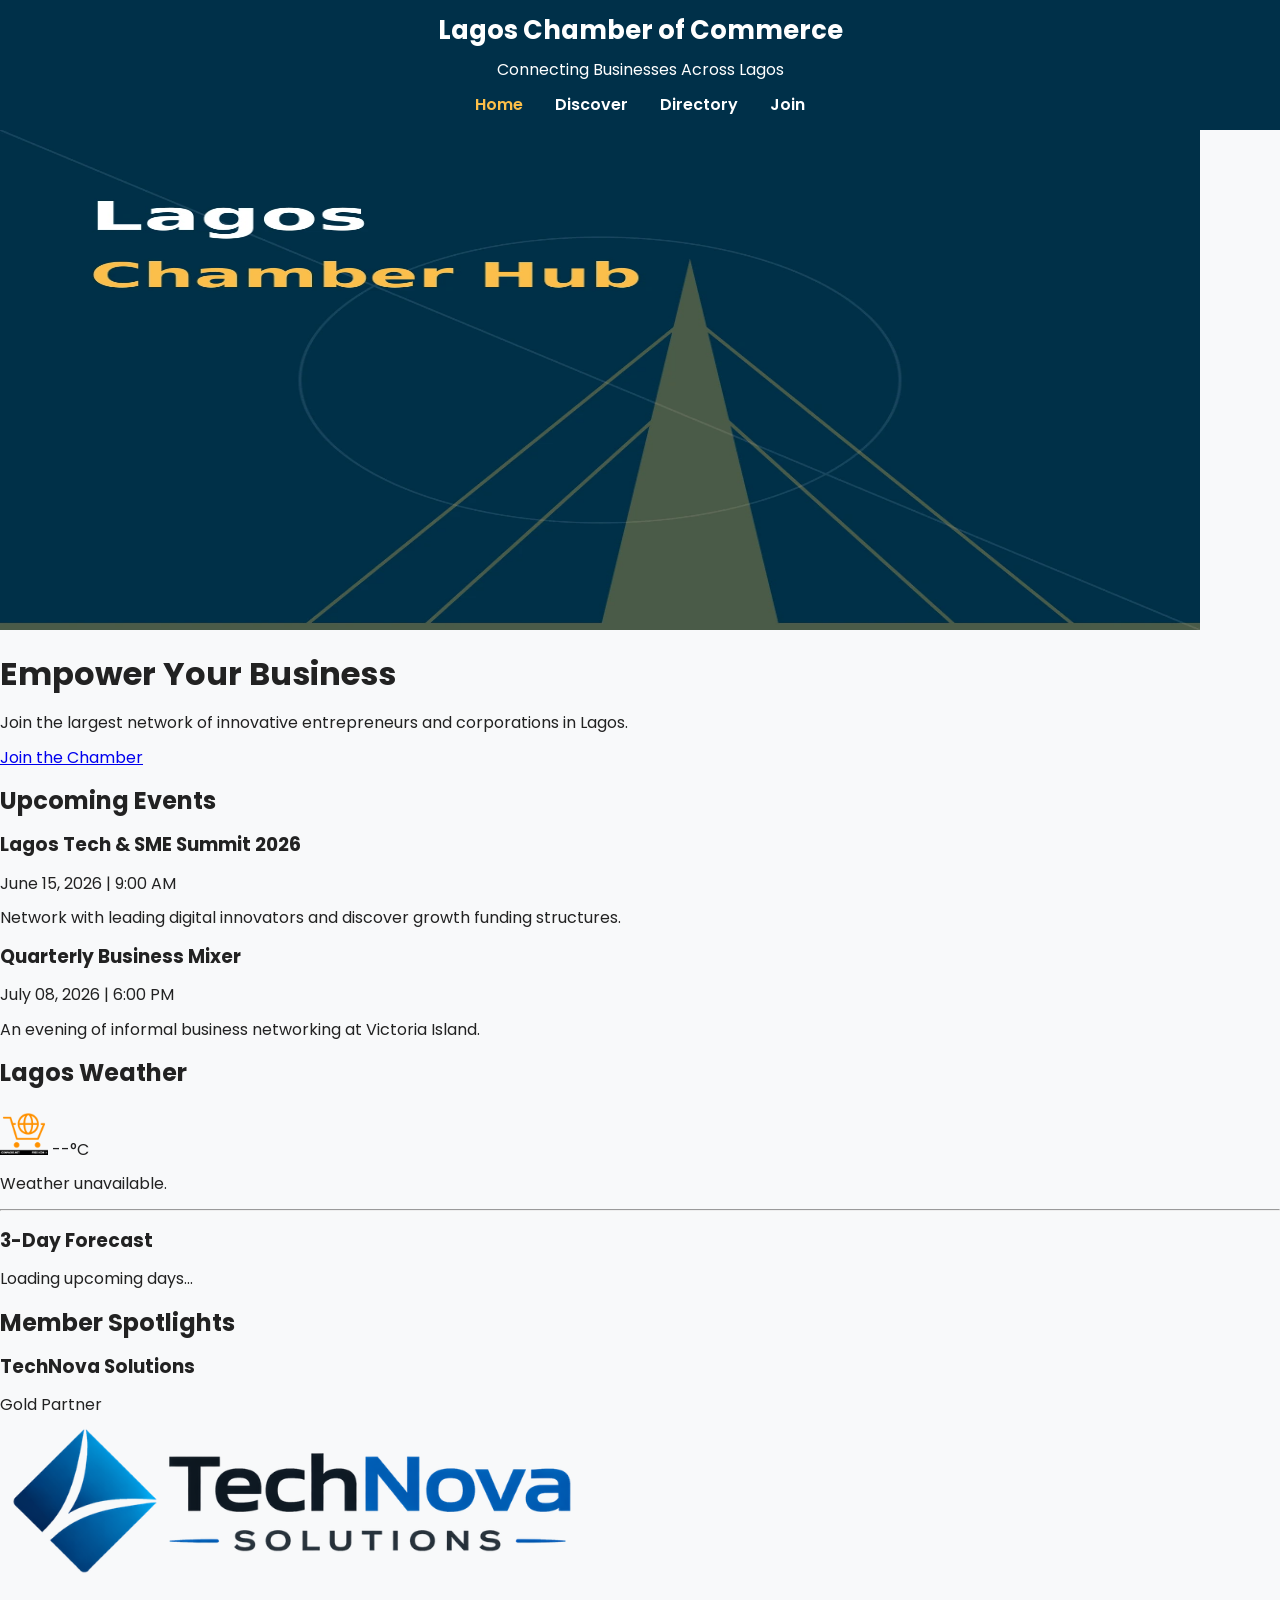
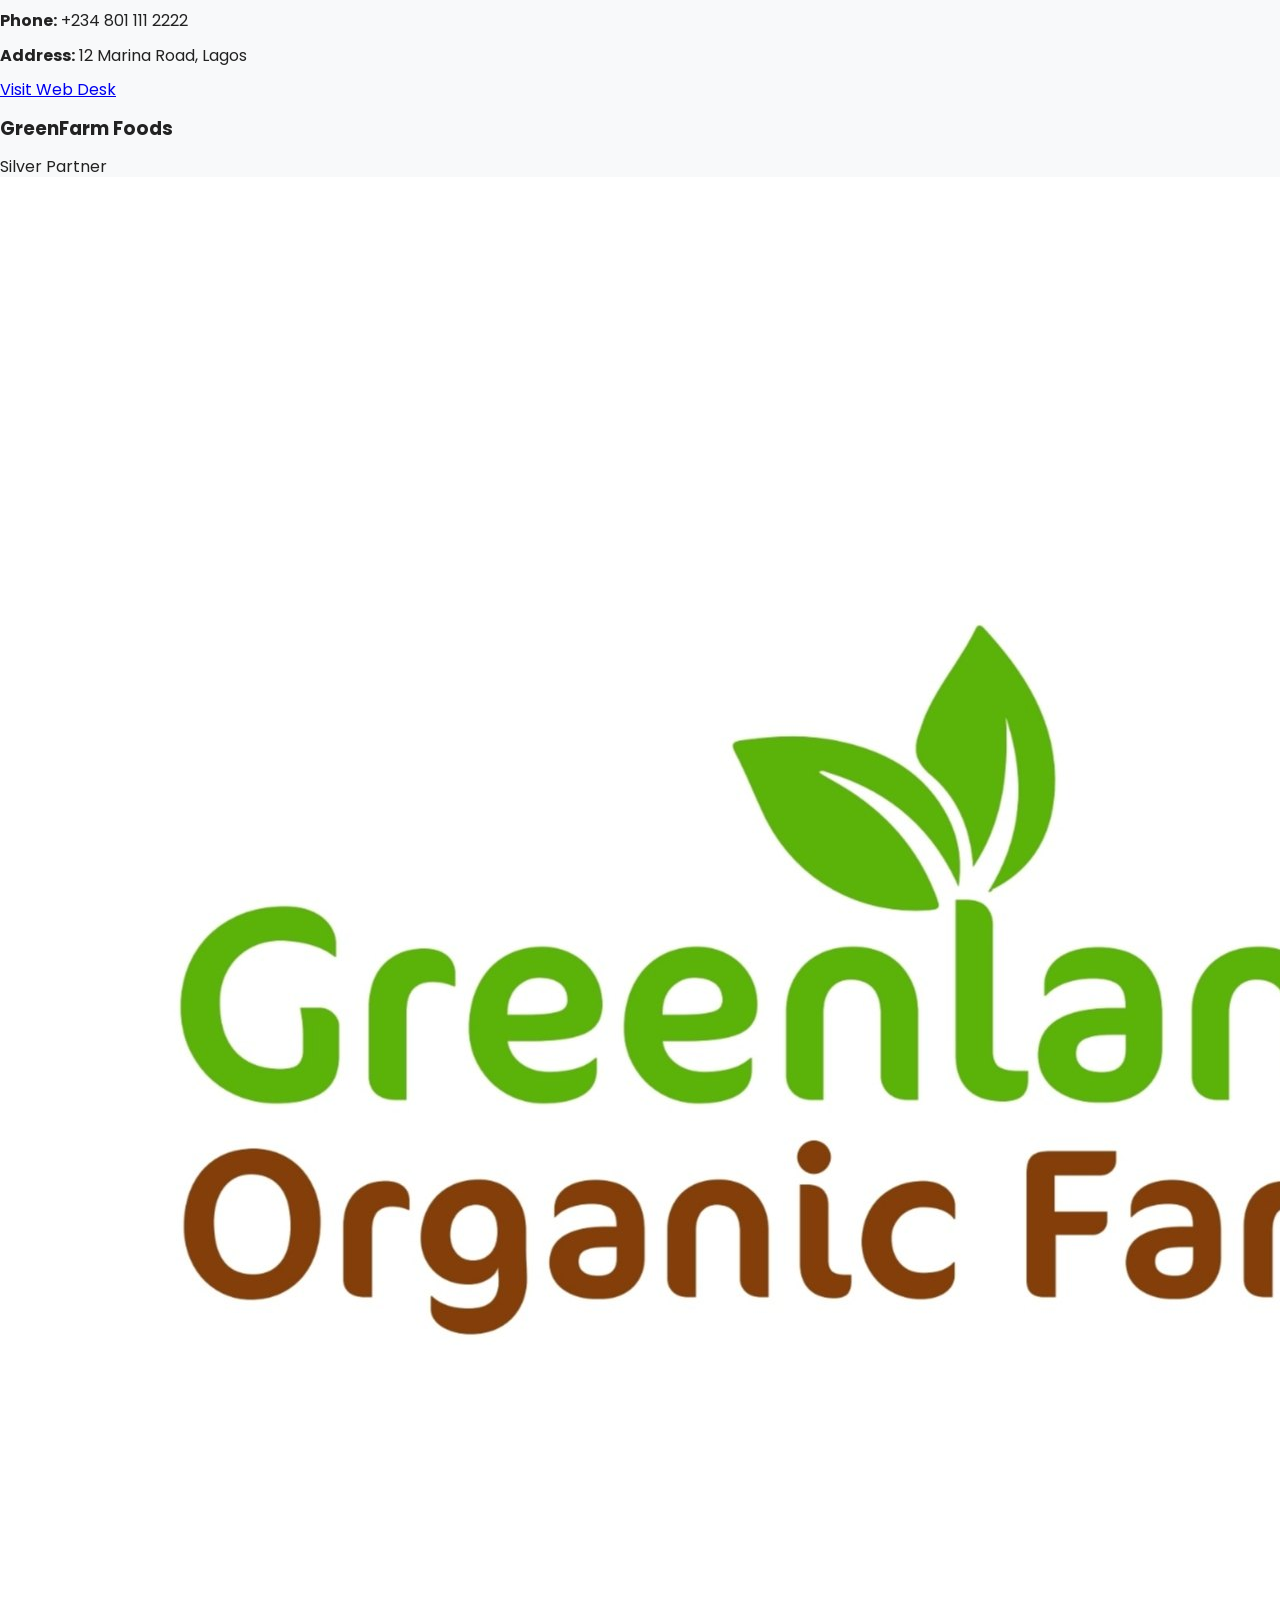
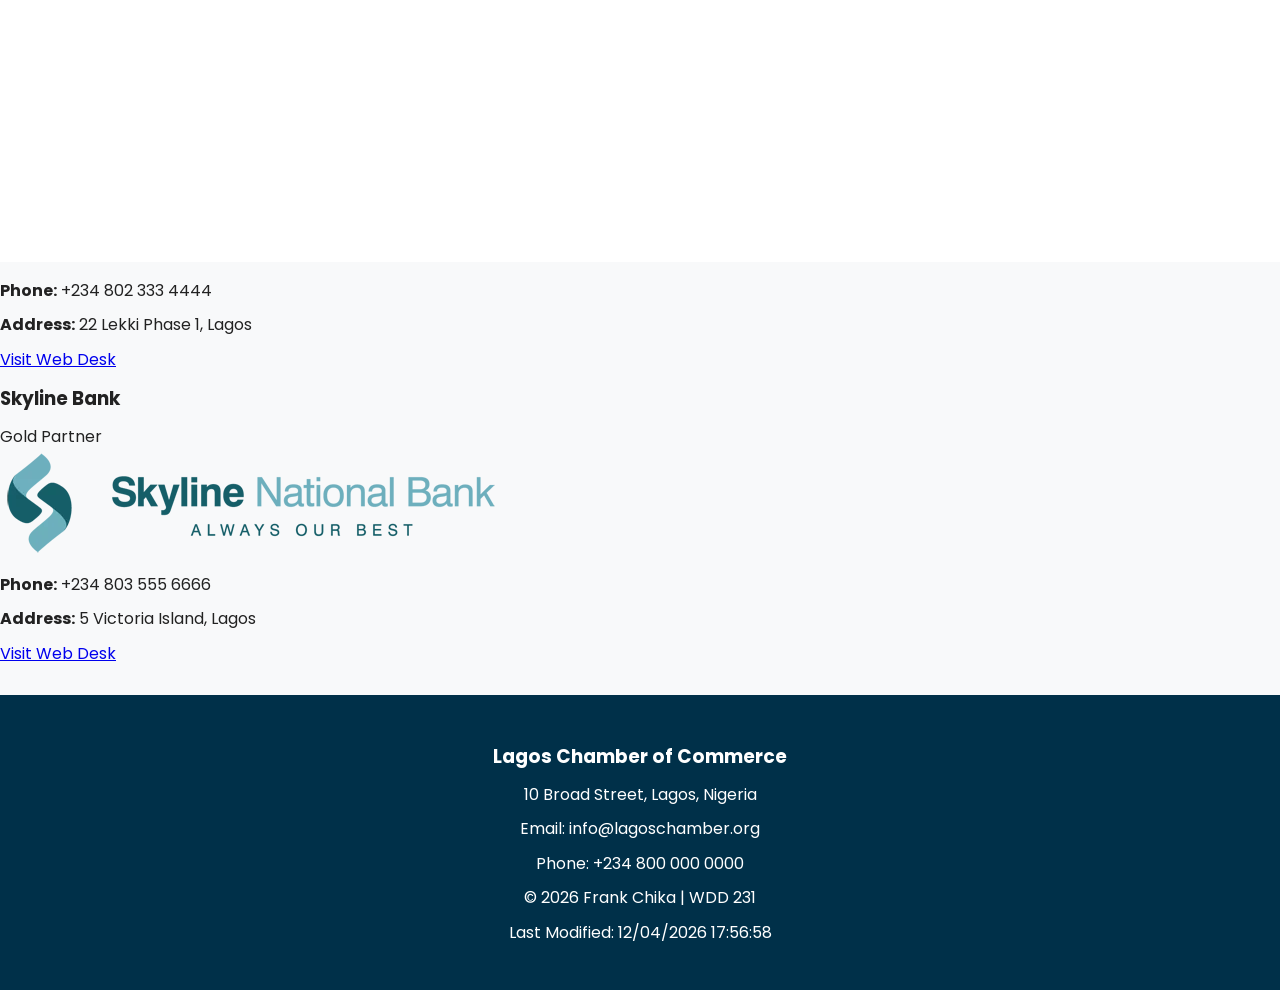
<file: chamber/index.html>
<!DOCTYPE html>
<html lang="en">

<head>
    <meta charset="UTF-8">
    <meta name="viewport" content="width=device-width, initial-scale=1.0">
    <title>Lagos Chamber of Commerce | Home</title>
    <meta name="description"
        content="Welcome to the Lagos Chamber of Commerce home page. Connecting, supporting, and growing businesses across Lagos.">
    <meta name="author" content="Ukeje Frank Chika">
    <link rel="icon" href="images/favicon.ico">

    <meta property="og:title" content="Lagos Chamber of Commerce - Home">
    <meta property="og:description" content="Connecting, supporting, and growing businesses across Lagos.">
    <meta property="og:image" content="https://frankchikako-tech.github.io/wdd231/chamber/images/chamber-og.webp">
    <meta property="og:url" content="https://frankchikako-tech.github.io/wdd231/chamber/index.html">

    <link rel="preconnect" href="https://fonts.googleapis.com">
    <link rel="preconnect" href="https://fonts.gstatic.com" crossorigin>
    <link href="https://fonts.googleapis.com/css2?family=Poppins:wght@400;600;700&display=swap" rel="stylesheet">

    <link rel="stylesheet" href="styles/normalize.css">
    <link rel="stylesheet" href="styles/small.css">
    <link rel="stylesheet" href="styles/larger.css">
    <script src="scripts/home.js" defer></script>
</head>

<body>

    <header>
        <div class="logo">
            <p class="site-name">Lagos Chamber of Commerce</p>
            <p>Connecting Businesses Across Lagos</p>
        </div>
        <button id="menu-toggle" aria-label="Toggle Navigation Menu">☰</button>
        <nav>
            <ul class="navigation" id="nav-menu">
                <li><a href="index.html" class="active">Home</a></li>
                <li><a href="discover.html">Discover</a></li>
                <li><a href="directory.html">Directory</a></li>
                <li><a href="join.html">Join</a></li>
            </ul>
        </nav>
    </header>

    <main class="home-grid">
        <section class="hero-container">
            <picture>
                <source media="(min-width: 1024px)" srcset="./images/hero-large.webp">
                <source media="(min-width: 640px)" srcset="./images/hero-medium.webp">
                <img src="./images/hero-small.webp" alt="Vibrant Lagos business district skyline" class="hero-image"
                    width="1200" height="500">
            </picture>
            <div class="hero-cta">
                <h1>Empower Your Business</h1>
                <p>Join the largest network of innovative entrepreneurs and corporations in Lagos.</p>
                <a href="#" class="cta-button">Join the Chamber</a>
            </div>
        </section>

        <section class="panel events-panel">
            <h2>Upcoming Events</h2>
            <div class="event-card">
                <h3>Lagos Tech & SME Summit 2026</h3>
                <p class="event-date">June 15, 2026 | 9:00 AM</p>
                <p>Network with leading digital innovators and discover growth funding structures.</p>
            </div>
            <div class="event-card">
                <h3>Quarterly Business Mixer</h3>
                <p class="event-date">July 08, 2026 | 6:00 PM</p>
                <p>An evening of informal business networking at Victoria Island.</p>
            </div>
        </section>

        <section class="panel weather-panel">
            <h2>Lagos Weather</h2>
            <div id="current-weather">
                <div class="weather-main">
                    <img id="weather-icon" src="images/favicon.ico" alt="current weather conditioin">
                    <span id="current-temp">--°C</span>
                </div>
                <p id="weather-desc">Loading current conditions...</p>
            </div>
            <hr>
            <h3>3-Day Forecast</h3>
            <div id="weather-forecast" class="forecast-container">
                <p>Loading upcoming days...</p>
            </div>
        </section>

        <section class="panel spotlights-section">
            <h2>Member Spotlights</h2>
            <div id="spotlight-container">
                <p>Loading premium spotlights...</p>
            </div>
        </section>
    </main>

    <footer>
        <div class="footer-info">
            <h3>Lagos Chamber of Commerce</h3>
            <p>10 Broad Street, Lagos, Nigeria</p>
            <p>Email: info@lagoschamber.org</p>
            <p>Phone: +234 800 000 0000</p>
        </div>
        <div class="footer-dev">
            <p>© <span id="year"></span> Frank Chika | WDD 231</p>
            <p id="lastModified"></p>
        </div>
    </footer>

</body>

</html>
</file>
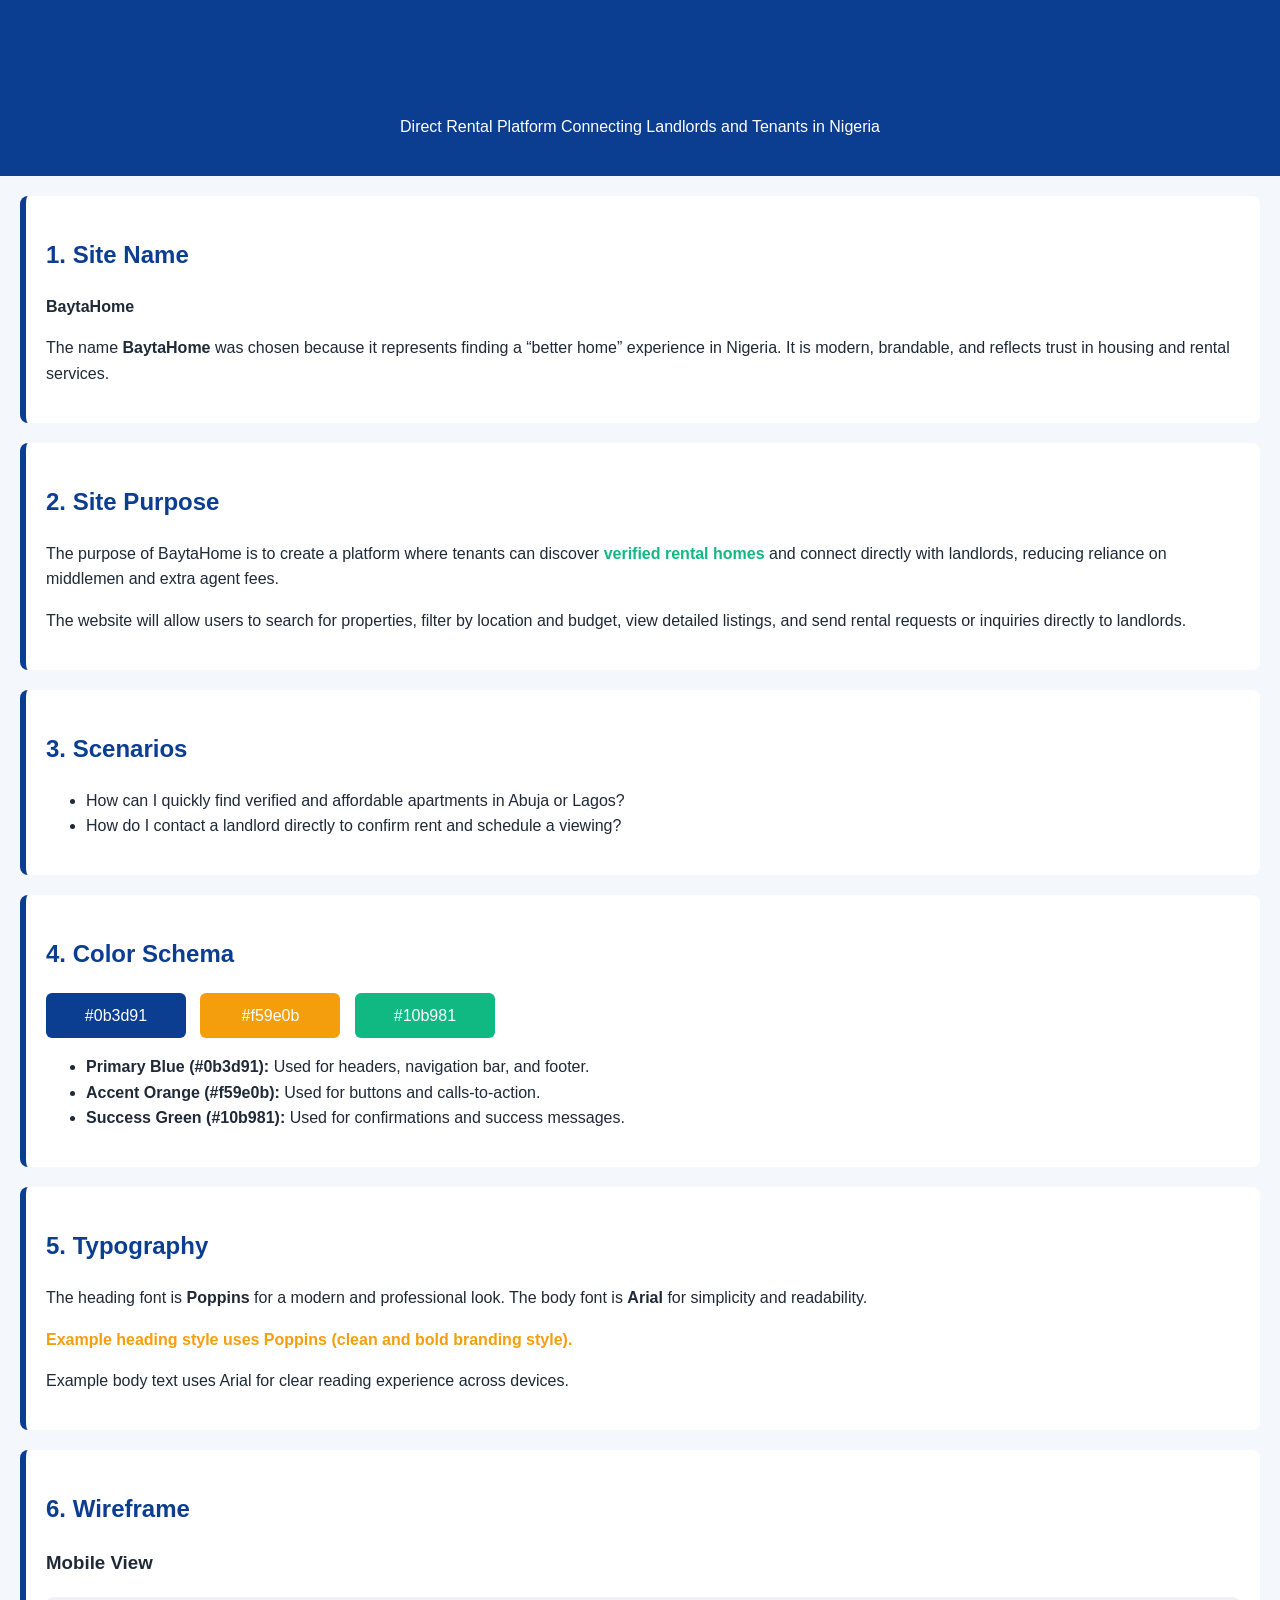
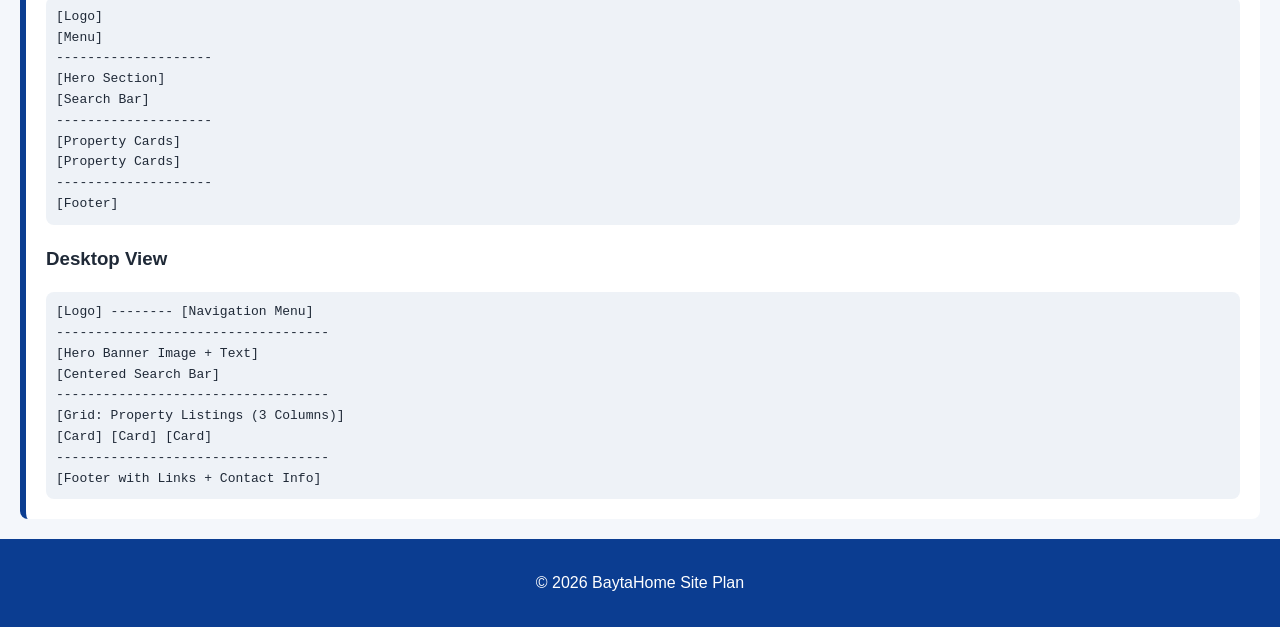
<file: site-plan.html>
<!DOCTYPE html>
<html lang="en">

<head>
    <meta charset="UTF-8">
    <meta name="viewport" content="width=device-width, initial-scale=1.0">
    <title>W05 Site Plan - BaytaHome</title>

    <style>
        body {
            font-family: Arial, sans-serif;
            background-color: #f4f7fb;
            color: #1f2937;
            margin: 0;
            line-height: 1.6;
        }

        header {
            background-color: #0b3d91;
            color: white;
            padding: 20px;
            text-align: center;
            font-family: "Poppins", Arial, sans-serif;
        }

        h1,
        h2 {
            font-family: "Poppins", Arial, sans-serif;
            color: #0b3d91;
        }

        section {
            background: white;
            margin: 20px;
            padding: 20px;
            border-left: 6px solid #0b3d91;
            border-radius: 8px;
        }

        .accent {
            color: #f59e0b;
            font-weight: bold;
        }

        .success {
            color: #10b981;
            font-weight: bold;
        }

        footer {
            background-color: #0b3d91;
            color: white;
            text-align: center;
            padding: 15px;
        }

        .wireframe {
            font-family: monospace;
            background: #eef2f7;
            padding: 10px;
            border-radius: 8px;
        }

        .color-box {
            display: inline-block;
            width: 140px;
            height: 45px;
            margin-right: 10px;
            text-align: center;
            line-height: 45px;
            color: white;
            border-radius: 6px;
        }

        .blue {
            background: #0b3d91;
        }

        .orange {
            background: #f59e0b;
        }

        .green {
            background: #10b981;
        }
    </style>
</head>

<body>

    <header>
        <h1>Site Plan: BaytaHome</h1>
        <p>Direct Rental Platform Connecting Landlords and Tenants in Nigeria</p>
    </header>

    <section>
        <h2>1. Site Name</h2>
        <p><strong>BaytaHome</strong></p>
        <p>
            The name <strong>BaytaHome</strong> was chosen because it represents finding a “better home”
            experience in Nigeria. It is modern, brandable, and reflects trust in housing and rental services.
        </p>
    </section>

    <section>
        <h2>2. Site Purpose</h2>
        <p>
            The purpose of BaytaHome is to create a platform where tenants can discover
            <span class="success">verified rental homes</span> and connect directly with landlords,
            reducing reliance on middlemen and extra agent fees.
        </p>
        <p>
            The website will allow users to search for properties, filter by location and budget,
            view detailed listings, and send rental requests or inquiries directly to landlords.
        </p>
    </section>

    <section>
        <h2>3. Scenarios</h2>
        <ul>
            <li>How can I quickly find verified and affordable apartments in Abuja or Lagos?</li>
            <li>How do I contact a landlord directly to confirm rent and schedule a viewing?</li>
        </ul>
    </section>

    <section>
        <h2>4. Color Schema</h2>

        <div class="color-box blue">#0b3d91</div>
        <div class="color-box orange">#f59e0b</div>
        <div class="color-box green">#10b981</div>

        <ul>
            <li><strong>Primary Blue (#0b3d91):</strong> Used for headers, navigation bar, and footer.</li>
            <li><strong>Accent Orange (#f59e0b):</strong> Used for buttons and calls-to-action.</li>
            <li><strong>Success Green (#10b981):</strong> Used for confirmations and success messages.</li>
        </ul>
    </section>

    <section>
        <h2>5. Typography</h2>
        <p>
            The heading font is <strong>Poppins</strong> for a modern and professional look.
            The body font is <strong>Arial</strong> for simplicity and readability.
        </p>

        <p class="accent">
            Example heading style uses Poppins (clean and bold branding style).
        </p>

        <p>
            Example body text uses Arial for clear reading experience across devices.
        </p>
    </section>

    <section>
        <h2>6. Wireframe</h2>

        <h3>Mobile View</h3>
        <div class="wireframe">
            [Logo]<br>
            [Menu]<br>
            --------------------<br>
            [Hero Section]<br>
            [Search Bar]<br>
            --------------------<br>
            [Property Cards]<br>
            [Property Cards]<br>
            --------------------<br>
            [Footer]
        </div>

        <h3>Desktop View</h3>
        <div class="wireframe">
            [Logo] -------- [Navigation Menu]<br>
            -----------------------------------<br>
            [Hero Banner Image + Text]<br>
            [Centered Search Bar]<br>
            -----------------------------------<br>
            [Grid: Property Listings (3 Columns)]<br>
            [Card] [Card] [Card]<br>
            -----------------------------------<br>
            [Footer with Links + Contact Info]
        </div>
    </section>

    <footer>
        <p>&copy; 2026 BaytaHome Site Plan</p>
    </footer>

</body>

</html>
</file>
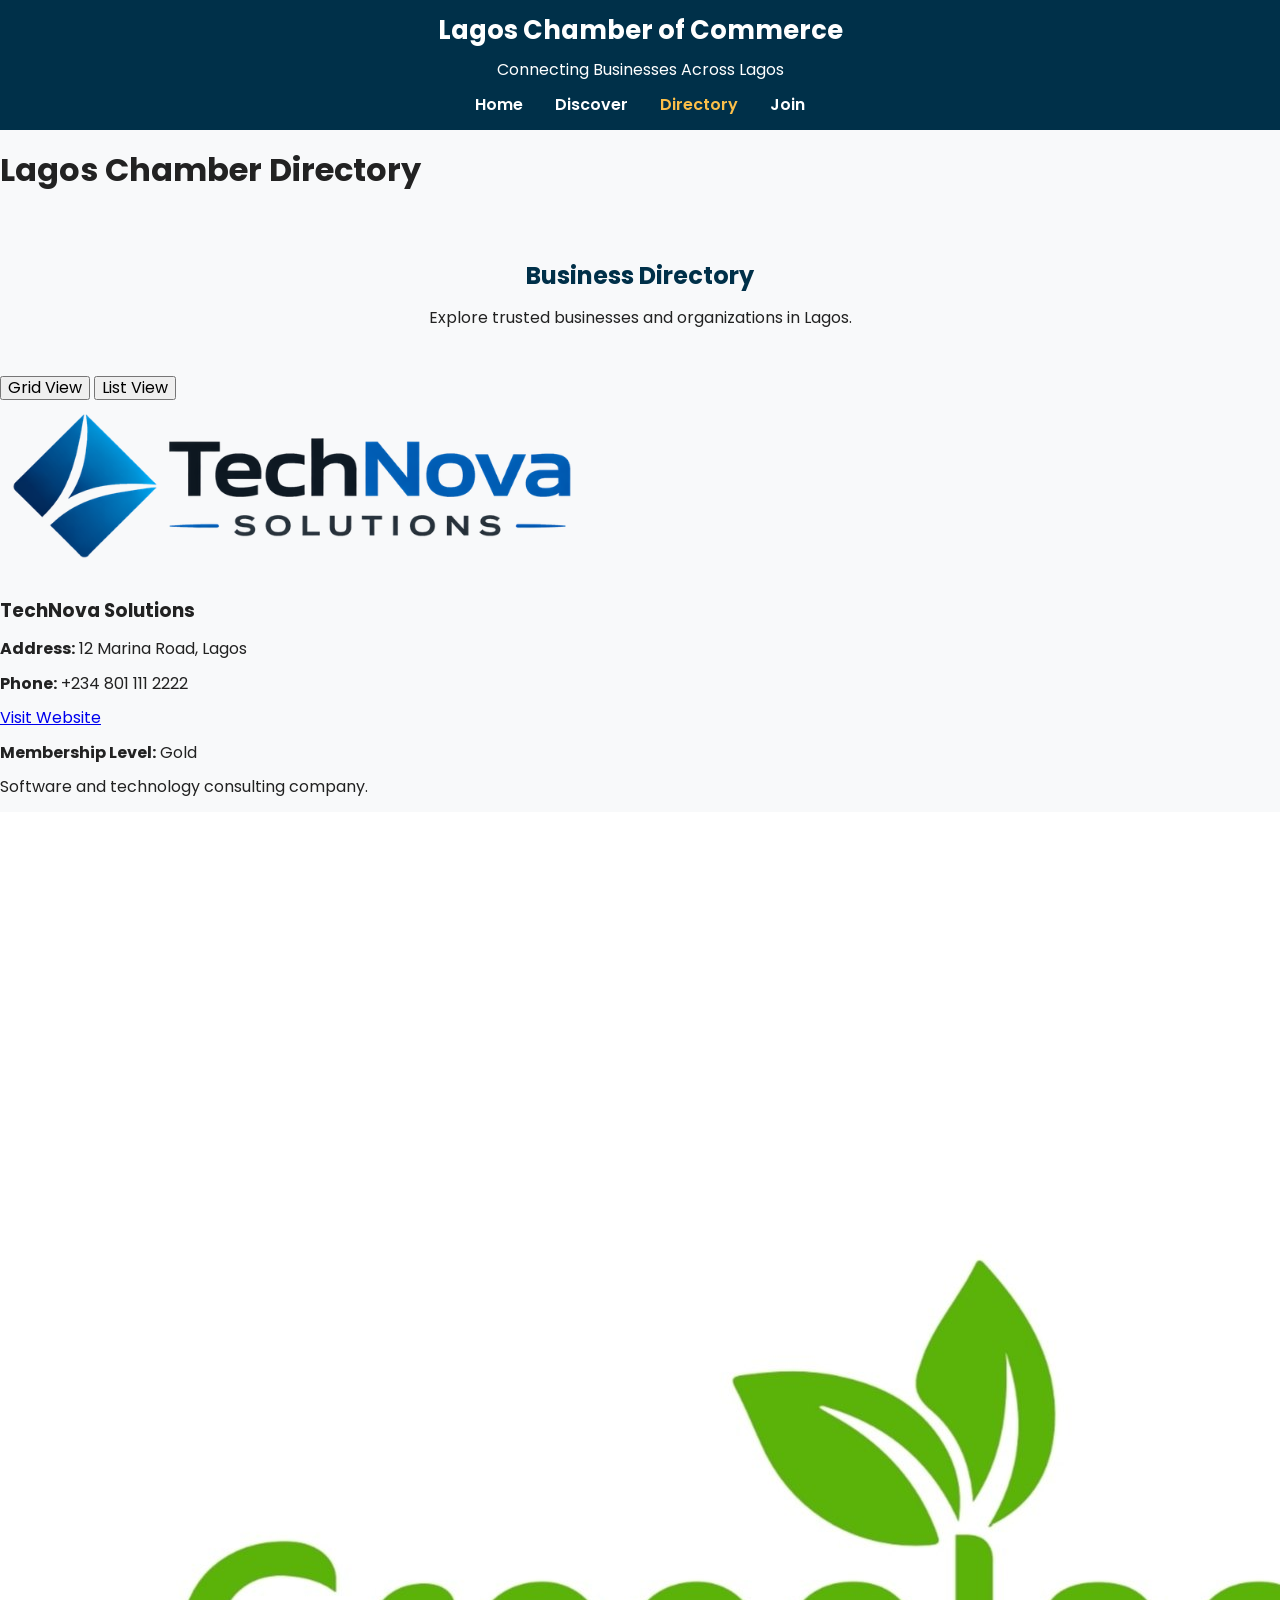
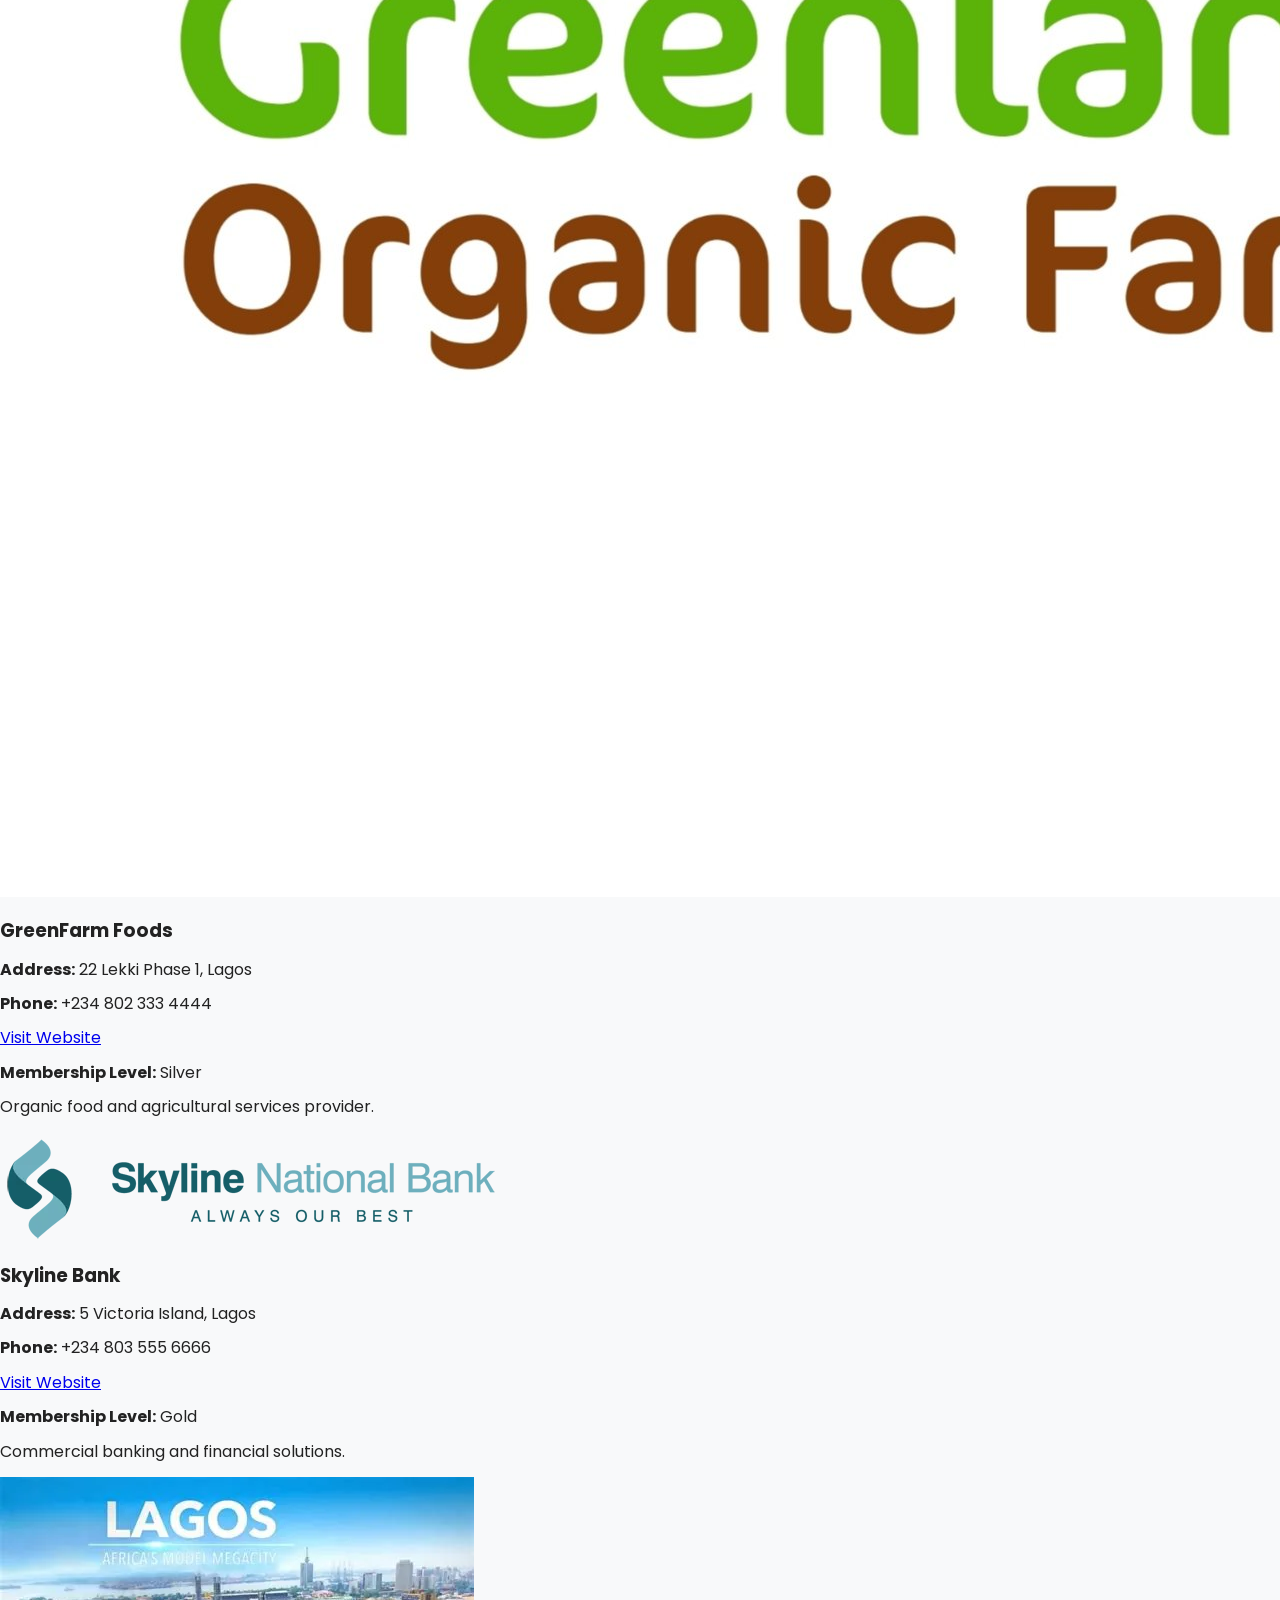
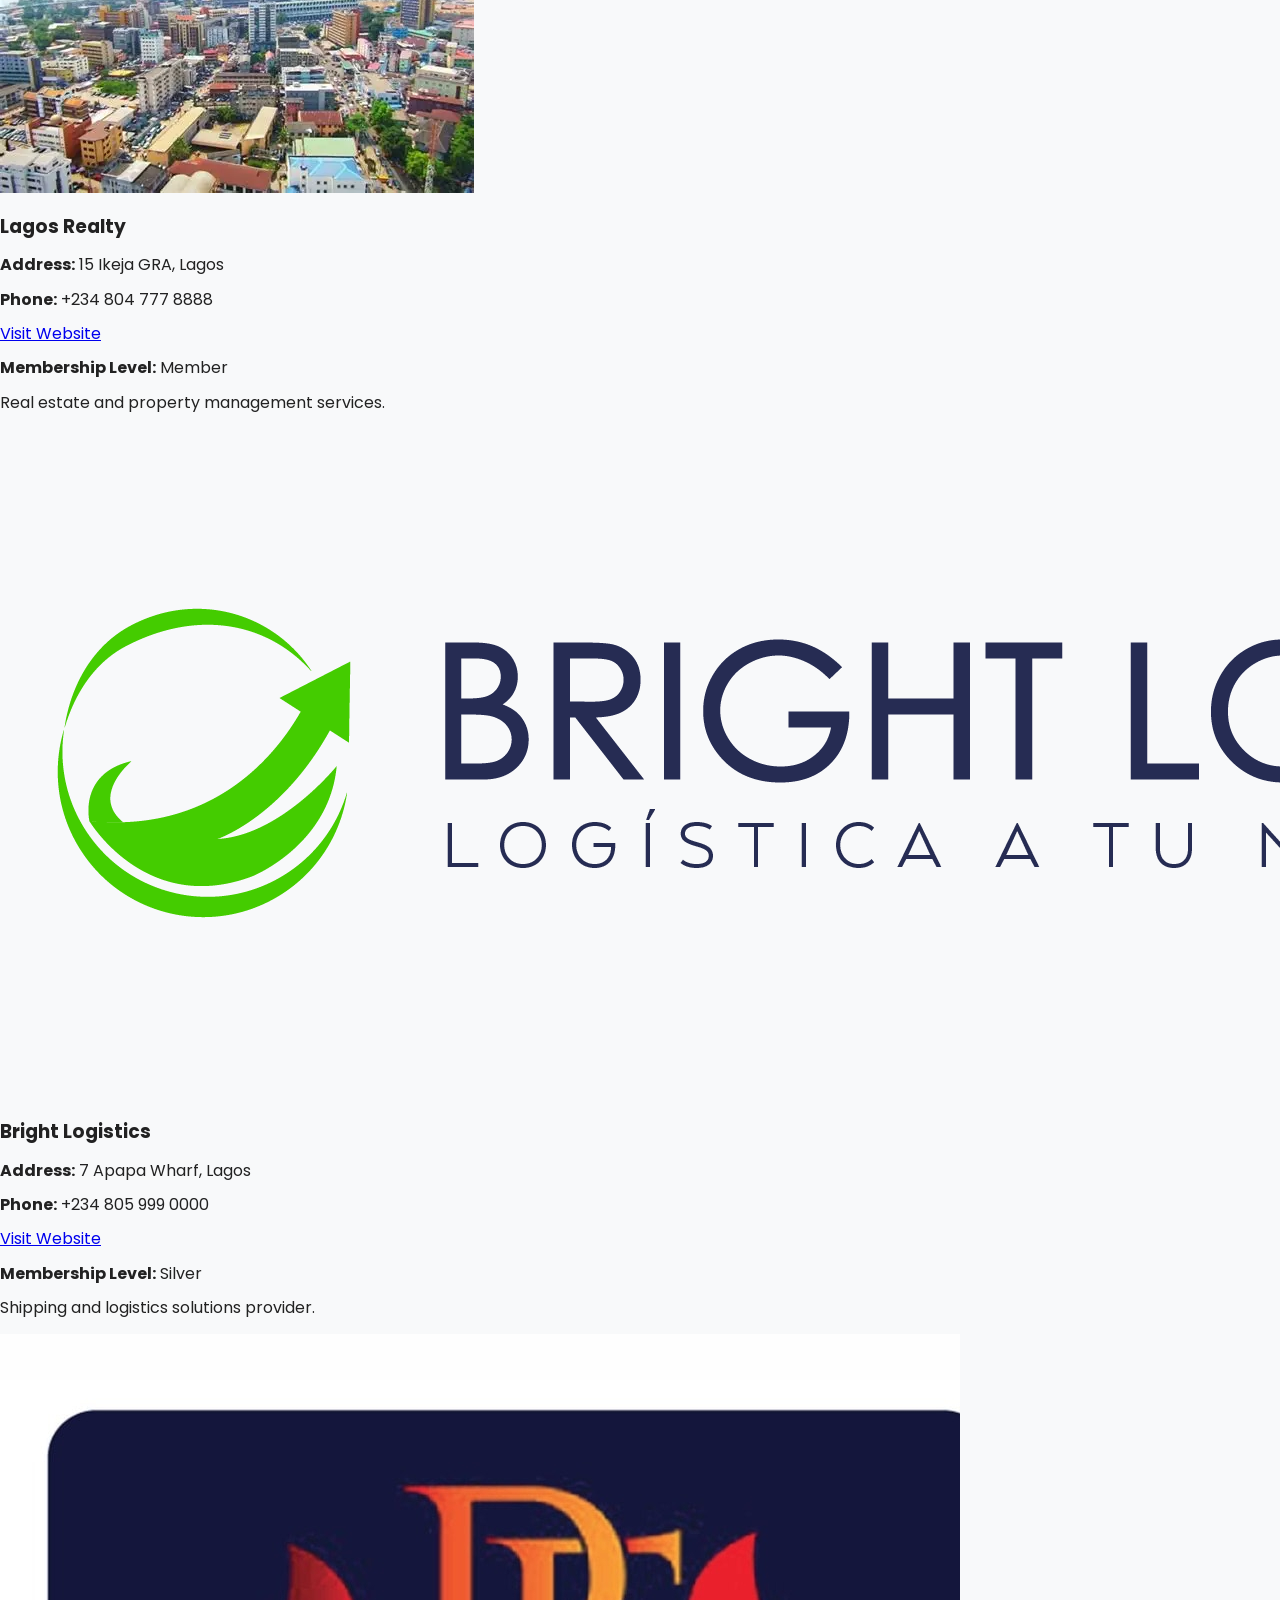
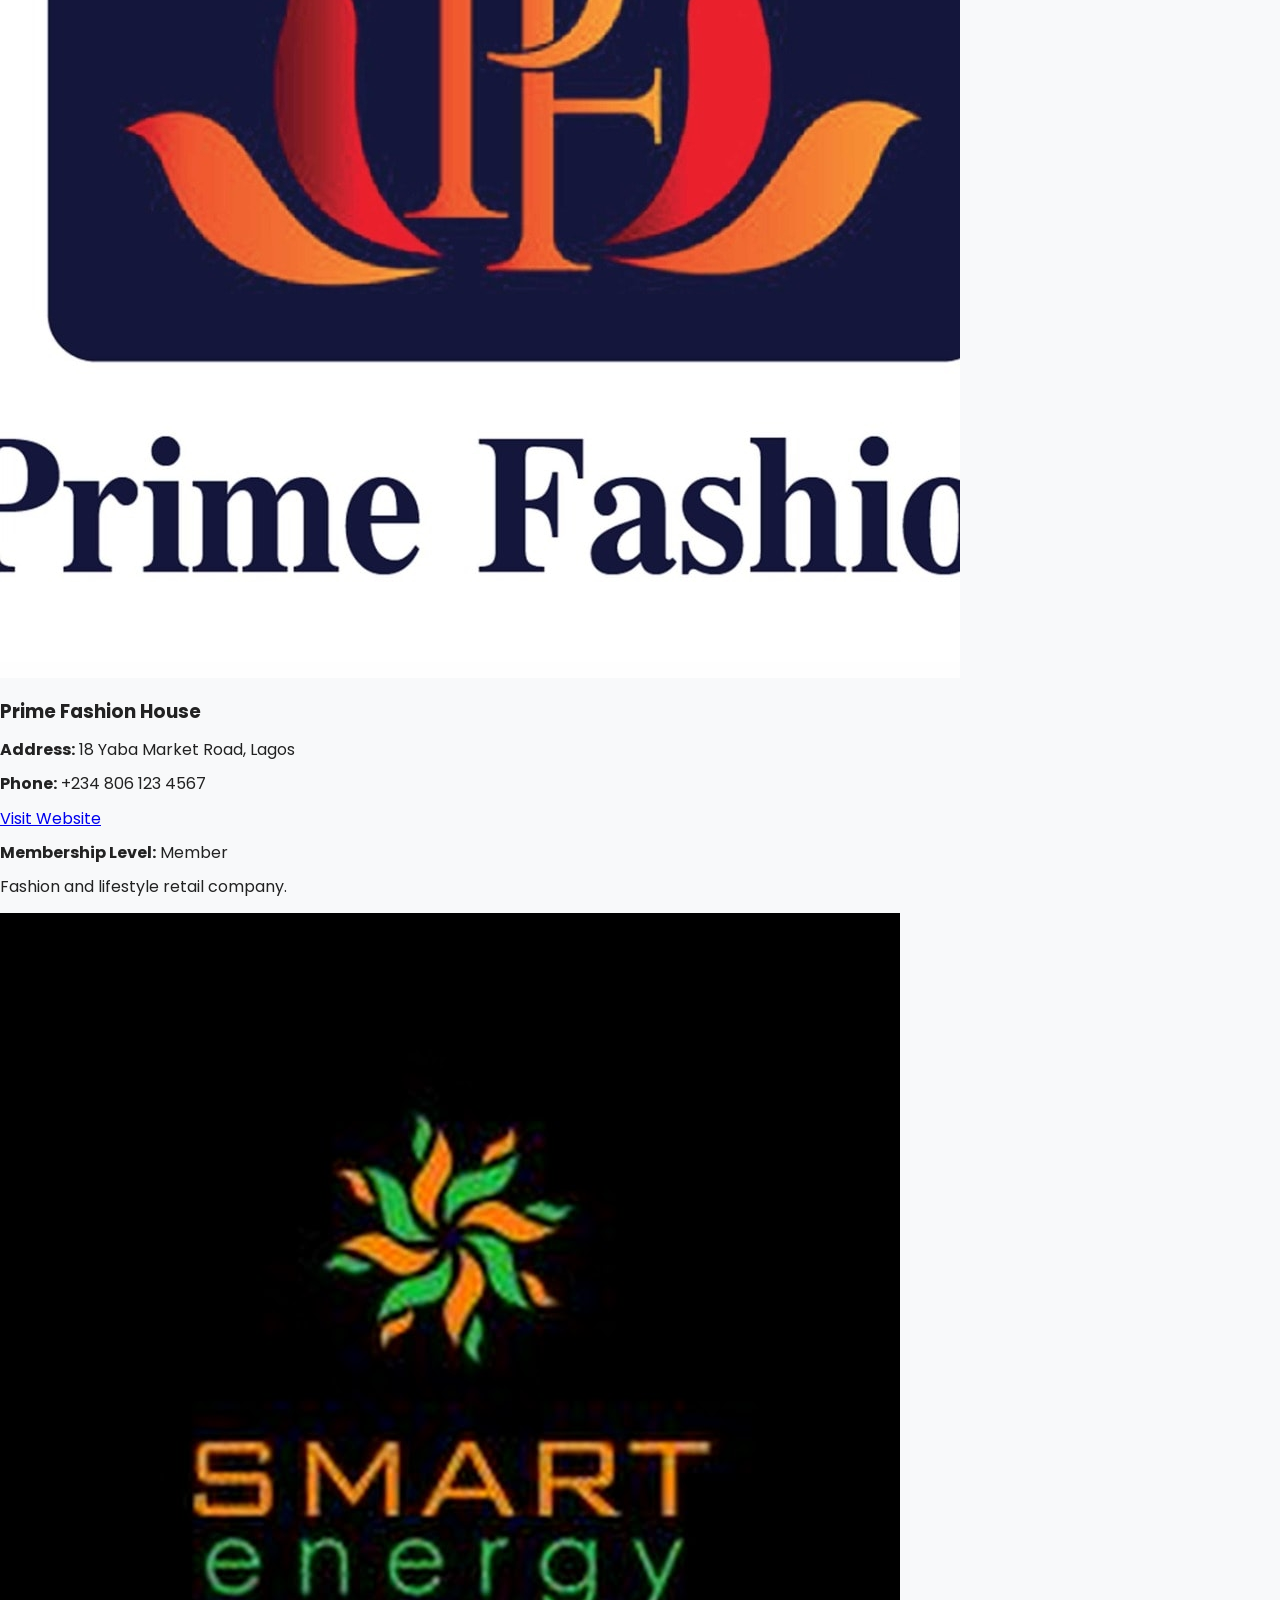
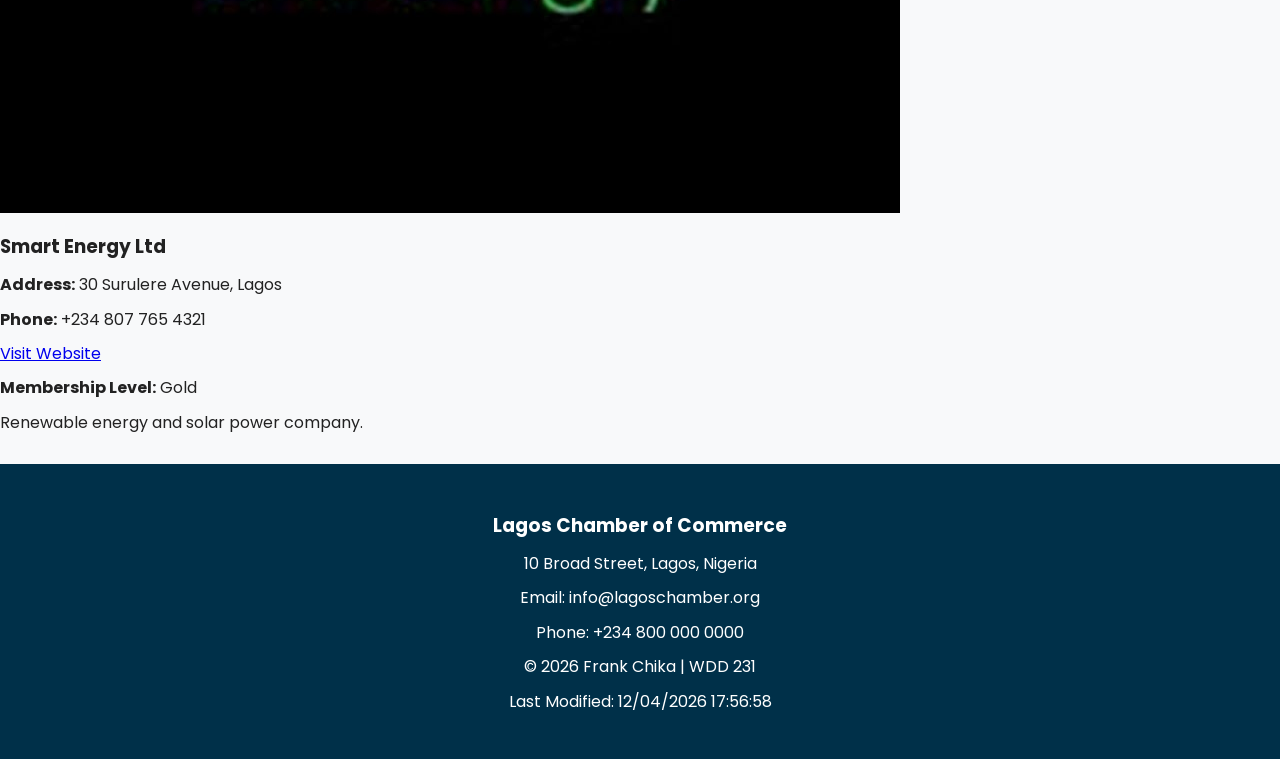
<file: chamber/directory-FCSalvador.html>
<!DOCTYPE html>
<html lang="en">

<head>
    <meta charset="UTF-8">
    <meta name="viewport" content="width=device-width, initial-scale=1.0">

    <title>Lagos Chamber Directory</title>

    <meta name="description" content="Lagos Chamber of Commerce business directory page.">

    <meta name="author" content="Ukeje Frank Chika">

    <link rel="icon" href="images/favicon.ico">

    <!-- Open Graph Meta Tags -->
    <meta property="og:title" content="Lagos Chamber Directory">
    <meta property="og:description" content="Explore businesses in the Lagos Chamber of Commerce.">
    <meta property="og:image" content="https://frankchikako-tech.github.io/wdd231/chamber/images/chamber-og.webp">
    <meta property="og:url" content="https://frankchikako-tech.github.io/wdd231/chamber/directory.html">

    <!-- Google Fonts -->
    <link rel="preconnect" href="https://fonts.googleapis.com">
    <link rel="preconnect" href="https://fonts.gstatic.com" crossorigin>
    <link href="https://fonts.googleapis.com/css2?family=Poppins:wght@400;600;700&display=swap" rel="stylesheet">

    <!-- CSS -->
    <link rel="stylesheet" href="styles/normalize.css">
    <link rel="stylesheet" href="styles/small.css">
    <link rel="stylesheet" href="styles/larger.css">
    <script src="scripts/directory.js" defer></script>
</head>

<body>

    <header>
        <div class="logo">
            <p class="site-name">Lagos Chamber of Commerce</p>
            <p>Connecting Businesses Across Lagos</p>
        </div>

        <nav>
            <ul class="navigation">
                <li><a href="index.html">Home</a></li>
                <li><a href="discover.html">Discover</a></li>
                <li><a href="directory.html" class="active">Directory</a></li>
                <li><a href="join.html">Join</a></li>
            </ul>
        </nav>
    </header>

    <main>

        <h1>Lagos Chamber Directory</h1>
        <section class="hero">
            <h2>Business Directory</h2>
            <p>Explore trusted businesses and organizations in Lagos.</p>
        </section>

        <div class="menu">
            <button id="grid">Grid View</button>
            <button id="list">List View</button>
        </div>

        <section id="members" class="grid"></section>

    </main>

    <footer>

        <div class="footer-info">
            <h3>Lagos Chamber of Commerce</h3>
            <p>10 Broad Street, Lagos, Nigeria</p>
            <p>Email: info@lagoschamber.org</p>
            <p>Phone: +234 800 000 0000</p>
        </div>

        <div class="footer-dev">
            <p>
                © <span id="year"></span> Frank Chika | WDD 231
            </p>

            <p id="lastModified"></p>
        </div>

    </footer>


</body>

</html>
</file>
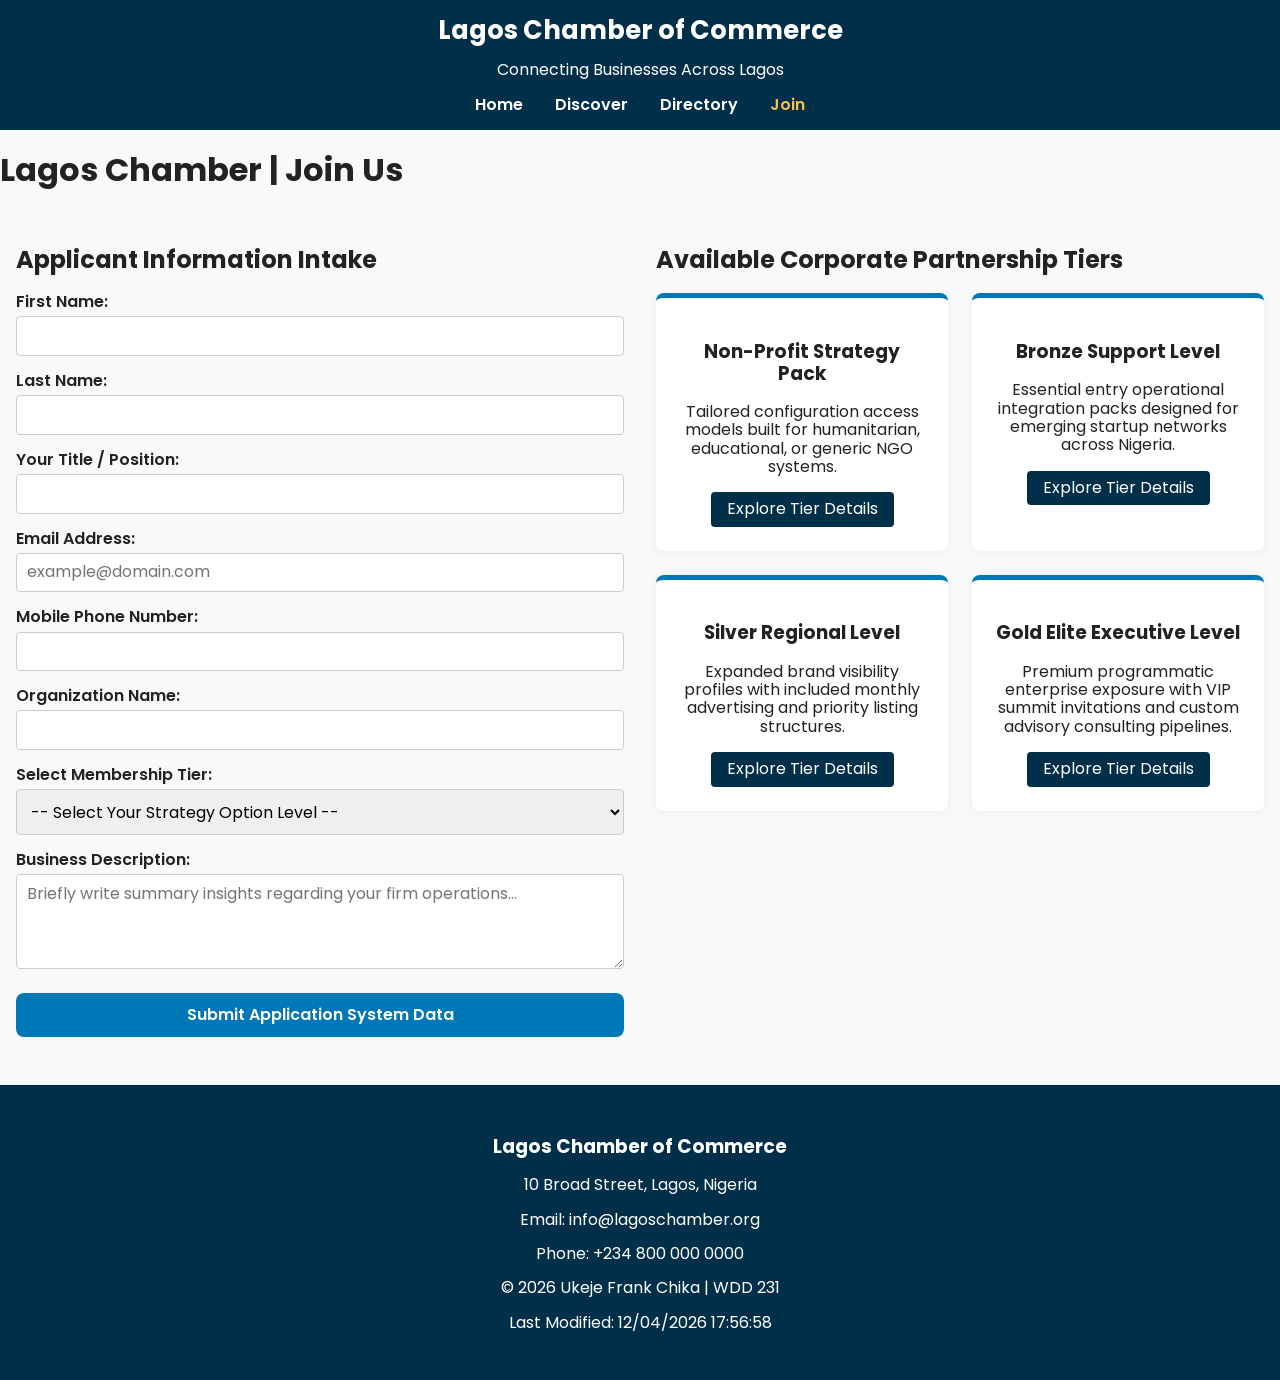
<file: chamber/join.html>
<!DOCTYPE html>
<html lang="en">
<head>
    <meta charset="UTF-8">
    <meta name="viewport" content="width=device-width, initial-scale=1.0">
    <title>Lagos Chamber | Join Us</title>
    <meta name="description" content="Apply for membership with the Lagos Chamber of Commerce. Choose from our tiered plans.">
    <meta name="author" content="Ukeje Frank Chika">
    <link rel="icon" href="images/favicon.ico">

    <meta property="og:title" content="Lagos Chamber of Commerce | Join Us">
    <meta property="og:description" content="Apply for membership with the Lagos Chamber of Commerce. Choose from our tiered plans.">
    <meta property="og:image" content="https://frankchikako-tech.github.io/wdd231/chamber/images/chamber-og.webp">
    <meta property="og:url" content="https://frankchikako-tech.github.io/wdd231/chamber/join.html">

    <link rel="preconnect" href="https://fonts.googleapis.com">
    <link rel="preconnect" href="https://fonts.gstatic.com" crossorigin>
    <link href="https://fonts.googleapis.com/css2?family=Poppins:wght@400;600;700&display=swap" rel="stylesheet">

    <link rel="stylesheet" href="styles/normalize.css">
    <link rel="stylesheet" href="styles/small.css">
    <link rel="stylesheet" href="styles/larger.css">
    
    <script src="scripts/navigation.js" defer></script>
    <script src="scripts/join.js" defer></script>
</head>
<body>

    <header>
        <div class="logo">
            <p class="site-name">Lagos Chamber of Commerce</p>
            <p>Connecting Businesses Across Lagos</p>
        </div>
        
        <button id="menu-toggle" aria-label="Toggle Navigation Menu">☰</button>
        
        <nav>
            <ul class="navigation" id="nav-menu">
                <li><a href="index.html">Home</a></li>
                <li><a href="discover.html">Discover</a></li>
                <li><a href="directory.html">Directory</a></li>
                <li><a href="join.html" class="active">Join</a></li>
            </ul>
        </nav>
    </header>

    <main>
        <h1>Lagos Chamber | Join Us</h1>

        <div class="membership-container">
            <section class="form-wrapper-card">
                <h2>Applicant Information Intake</h2>
                <form method="get" action="thankyou.html" class="membership-form">
                    
                    <label>First Name:
                        <input type="text" name="firstname" required autocomplete="given-name" title="Please enter your first name.">
                    </label>

                    <label>Last Name:
                        <input type="text" name="lastname" required autocomplete="family-name" title="Please enter your last name.">
                    </label>

                    <label>Your Title / Position:
                        <input type="text" name="title" required autocomplete="organization-title" pattern="[A-Za-z\s\-]{7,}" title="Please enter your professional position title using at least 7 letters, spaces, or hyphens.">
                    </label>

                    <label>Email Address:
                        <input type="email" name="email" placeholder="example@domain.com" required autocomplete="email" title="Please provide a valid corporate or individual email address.">
                    </label>

                    <label>Mobile Phone Number:
                        <input type="tel" name="phone" required autocomplete="tel" title="Please provide your contact mobile phone number.">
                    </label>

                    <label>Organization Name:
                        <input type="text" name="organization" required autocomplete="organization" title="Please enter your officially registered business or organization name.">
                    </label>

                    <label>Select Membership Tier:
                        <select name="membership-level" required title="Please select a corporate subscription level strategy package.">
                            <option value="" disabled selected>-- Select Your Strategy Option Level --</option>
                            <option value="np">Non-Profit Tier Plan</option>
                            <option value="bronze">Bronze Level Support Pack</option>
                            <option value="silver">Silver Level Regional Partner Pack</option>
                            <option value="gold">Gold Elite Executive Tier</option>
                        </select>
                    </label>

                    <label>Business Description:
                        <textarea name="description" rows="4" placeholder="Briefly write summary insights regarding your firm operations..." title="Please share a concise descriptive overview detailing your organizational activities."></textarea>
                    </label>

                    <input type="hidden" id="form-timestamp" name="entry-timestamp" value="">

                    <button type="submit" class="submit-btn">Submit Application System Data</button>
                </form>
            </section>

            <section class="benefits-wrapper-panel">
                <h2>Available Corporate Partnership Tiers</h2>
                <div class="membership-cards-container">
                    
                    <div class="membership-card-tier" id="card-np">
                        <h3>Non-Profit Strategy Pack</h3>
                        <p>Tailored configuration access models built for humanitarian, educational, or generic NGO systems.</p>
                        <button type="button" class="modal-trigger-btn" data-target="modal-np">Explore Tier Details</button>
                    </div>

                    <div class="membership-card-tier" id="card-bronze">
                        <h3>Bronze Support Level</h3>
                        <p>Essential entry operational integration packs designed for emerging startup networks across Nigeria.</p>
                        <button type="button" class="modal-trigger-btn" data-target="modal-bronze">Explore Tier Details</button>
                    </div>

                    <div class="membership-card-tier" id="card-silver">
                        <h3>Silver Regional Level</h3>
                        <p>Expanded brand visibility profiles with included monthly advertising and priority listing structures.</p>
                        <button type="button" class="modal-trigger-btn" data-target="modal-silver">Explore Tier Details</button>
                    </div>

                    <div class="membership-card-tier" id="card-gold">
                        <h3>Gold Elite Executive Level</h3>
                        <p>Premium programmatic enterprise exposure with VIP summit invitations and custom advisory consulting pipelines.</p>
                        <button type="button" class="modal-trigger-btn" data-target="modal-gold">Explore Tier Details</button>
                    </div>

                </div>
            </section>
        </div>
    </main>

    <dialog id="modal-np" class="benefit-modal">
        <div class="modal-inner">
            <h3>Non-Profit Access Details</h3>
            <p class="cost-tag">Cost: Complimentary / Waived upon validation</p>
            <ul>
                <li>Standard visibility profiles inside our active business directory matrix</li>
                <li>General attendance permissions for local networking summits</li>
                <li>Eligibility options for specialized civic grant reference requests</li>
            </ul>
            <button type="button" class="modal-close-btn">Close Panel</button>
        </div>
    </dialog>

    <dialog id="modal-bronze" class="benefit-modal">
        <div class="modal-inner">
            <h3>Bronze Tier Benefits</h3>
            <p class="cost-tag">Cost: Base Nominal Operational Monthly Subscription</p>
            <ul>
                <li>Standard corporate profile indexing inside public directory search frameworks</li>
                <li>Discounts for premium booths at regional commerce trade conventions</li>
                <li>Access to shared networking forum threads</li>
            </ul>
            <button type="button" class="modal-close-btn">Close Panel</button>
        </div>
    </dialog>

    <dialog id="modal-silver" class="benefit-modal">
        <div class="modal-inner">
            <h3>Silver Tier Benefits</h3>
            <p class="cost-tag">Cost: Mid-Level Corporate Investment Plan</p>
            <ul>
                <li>Priority sorting placements in the public directory</li>
                <li>1 Static Feature Spotlight Banner slot on the Home page yearly</li>
                <li>2 complimentary professional consultation session tickets</li>
            </ul>
            <button type="button" class="modal-close-btn">Close Panel</button>
        </div>
    </dialog>

    <dialog id="modal-gold" class="benefit-modal">
        <div class="modal-inner">
            <h3>Gold Tier Benefits</h3>
            <p class="cost-tag">Cost: Complete premium visibility pack</p>
            <ul>
                <li>Pinned top-tier exposure settings across entire directory platforms</li>
                <li>High-weight algorithm priority configuration for random homepage spotlights</li>
                <li>Full all-access credentials to specialized VIP workshops and business summits</li>
            </ul>
            <button type="button" class="modal-close-btn">Close Panel</button>
        </div>
    </dialog>

    <footer>
        <div class="footer-info">
            <h3>Lagos Chamber of Commerce</h3>
            <p>10 Broad Street, Lagos, Nigeria</p>
            <p>Email: info@lagoschamber.org</p>
            <p>Phone: +234 800 000 0000</p>
        </div>
        <div class="footer-dev">
            <p>© <span id="year"></span> Ukeje Frank Chika | WDD 231</p>
            <p id="lastModified"></p>
        </div>
    </footer>

</body>
</html>
</file>
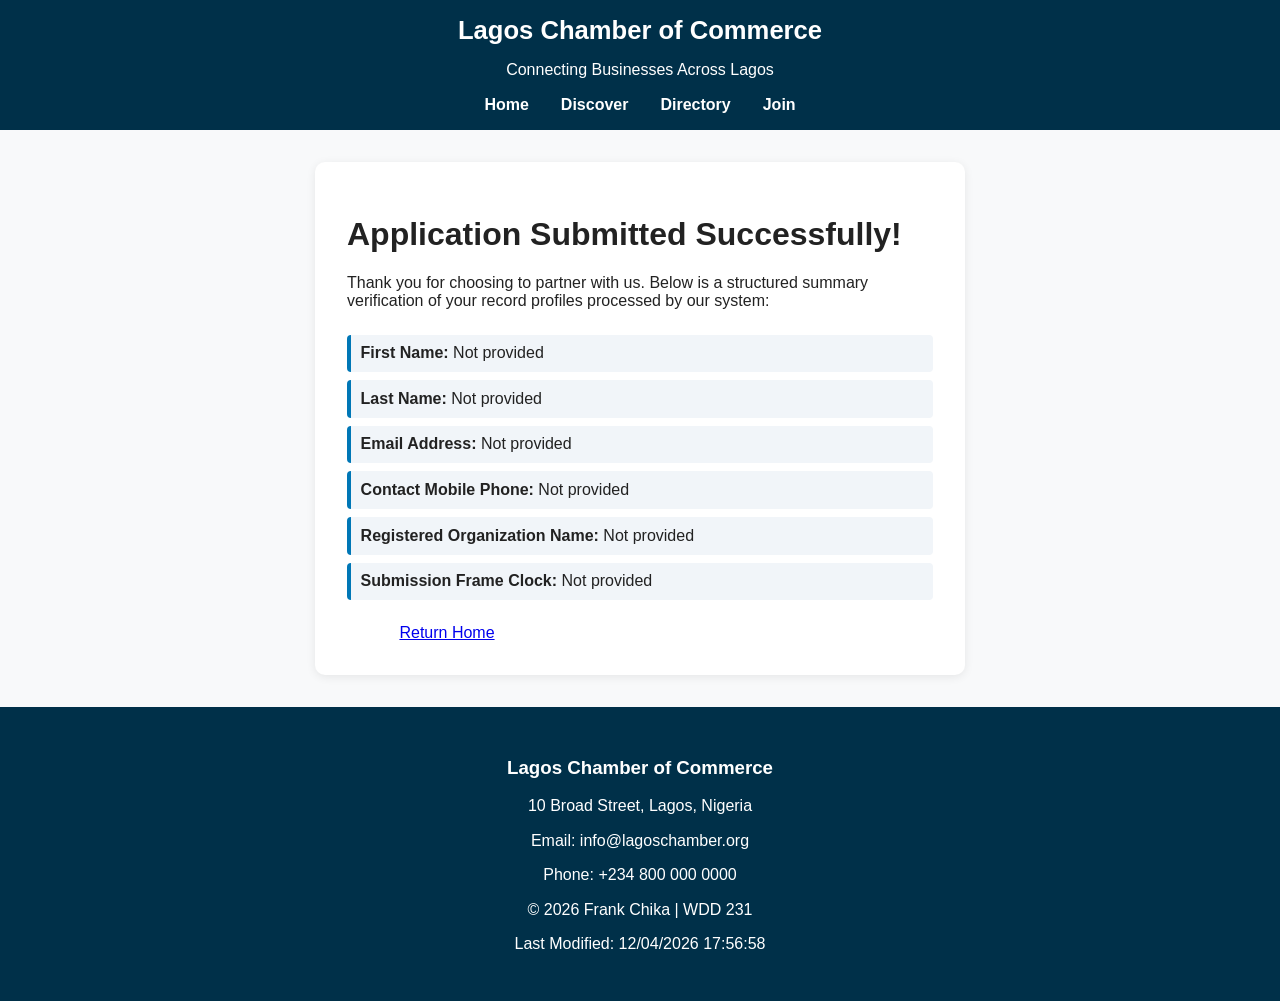
<file: chamber/thankyou.html>
<!DOCTYPE html>
<html lang="en">
<head>
    <meta charset="UTF-8">
    <meta name="viewport" content="width=device-width, initial-scale=1.0">
    <title>Lagos Chamber | Registration Received</title>
    <link rel="stylesheet" href="styles/normalize.css">
    <link rel="stylesheet" href="styles/small.css">
    <link rel="stylesheet" href="styles/larger.css">
    <script src="scripts/navigation.js" defer></script>
    <style>
        .thankyou-box {
            background: white;
            padding: 2rem;
            border-radius: 10px;
            max-width: 650px;
            margin: 2rem auto;
            box-shadow: 0 2px 10px rgba(0,0,0,0.08);
        }
        .data-display-list {
            list-style: none;
            padding: 0;
            margin: 1.5rem 0;
        }
        .data-display-list li {
            padding: 0.6rem;
            background: #f1f5f9;
            margin-bottom: 0.5rem;
            border-radius: 4px;
            border-left: 4px solid var(--secondary-color);
        }
    </style>
</head>
<body>

    <header>
        <div class="logo">
            <p class="site-name">Lagos Chamber of Commerce</p>
            <p>Connecting Businesses Across Lagos</p>
        </div>
        <button id="menu-toggle" aria-label="Toggle Navigation Menu">☰</button>
        <nav>
            <ul class="navigation" id="nav-menu">
                <li><a href="index.html">Home</a></li>
                <li><a href="#">Discover</a></li>
                <li><a href="directory.html">Directory</a></li>
                <li><a href="join.html">Join</a></li>
            </ul>
        </nav>
    </header>

    <main>
        <div class="thankyou-box">
            <h1>Application Submitted Successfully!</h1>
            <p>Thank you for choosing to partner with us. Below is a structured summary verification of your record profiles processed by our system:</p>
            
            <ul id="summary-output-list" class="data-display-list">
                </ul>
            
            <a href="index.html" class="cta-button" style="text-align: center; display: block; max-width: 200px; margin: 1.5rem 0 0 0;">Return Home</a>
        </div>
    </main>

    <footer>
        <div class="footer-info">
            <h3>Lagos Chamber of Commerce</h3>
            <p>10 Broad Street, Lagos, Nigeria</p>
            <p>Email: info@lagoschamber.org</p>
            <p>Phone: +234 800 000 0000</p>
        </div>
        <div class="footer-dev">
            <p>© <span id="year"></span> Frank Chika | WDD 231</p>
            <p id="lastModified"></p>
        </div>
    </footer>

    <script>
        document.addEventListener("DOMContentLoaded", () => {
            const queryParams = new URLSearchParams(window.location.search);
            const listTarget = document.getElementById("summary-output-list");

            function extractField(key) {
                return queryParams.get(key) || "Not provided";
            }

            // Convert standard ISO raw timestamp values into cleanly structured readable tracking labels
            let rawTime = extractField("entry-timestamp");
            let displayTime = rawTime;
            if (rawTime !== "Not provided") {
                try {
                    displayTime = new Date(rawTime).toLocaleString();
                } catch(err) {
                    displayTime = rawTime;
                }
            }

            listTarget.innerHTML = `
                <li><strong>First Name:</strong> ${extractField("firstname")}</li>
                <li><strong>Last Name:</strong> ${extractField("lastname")}</li>
                <li><strong>Email Address:</strong> ${extractField("email")}</li>
                <li><strong>Contact Mobile Phone:</strong> ${extractField("phone")}</li>
                <li><strong>Registered Organization Name:</strong> ${extractField("organization")}</li>
                <li><strong>Submission Frame Clock:</strong> ${displayTime}</li>
            `;
        });
    </script>
</body>
</html>
</file>
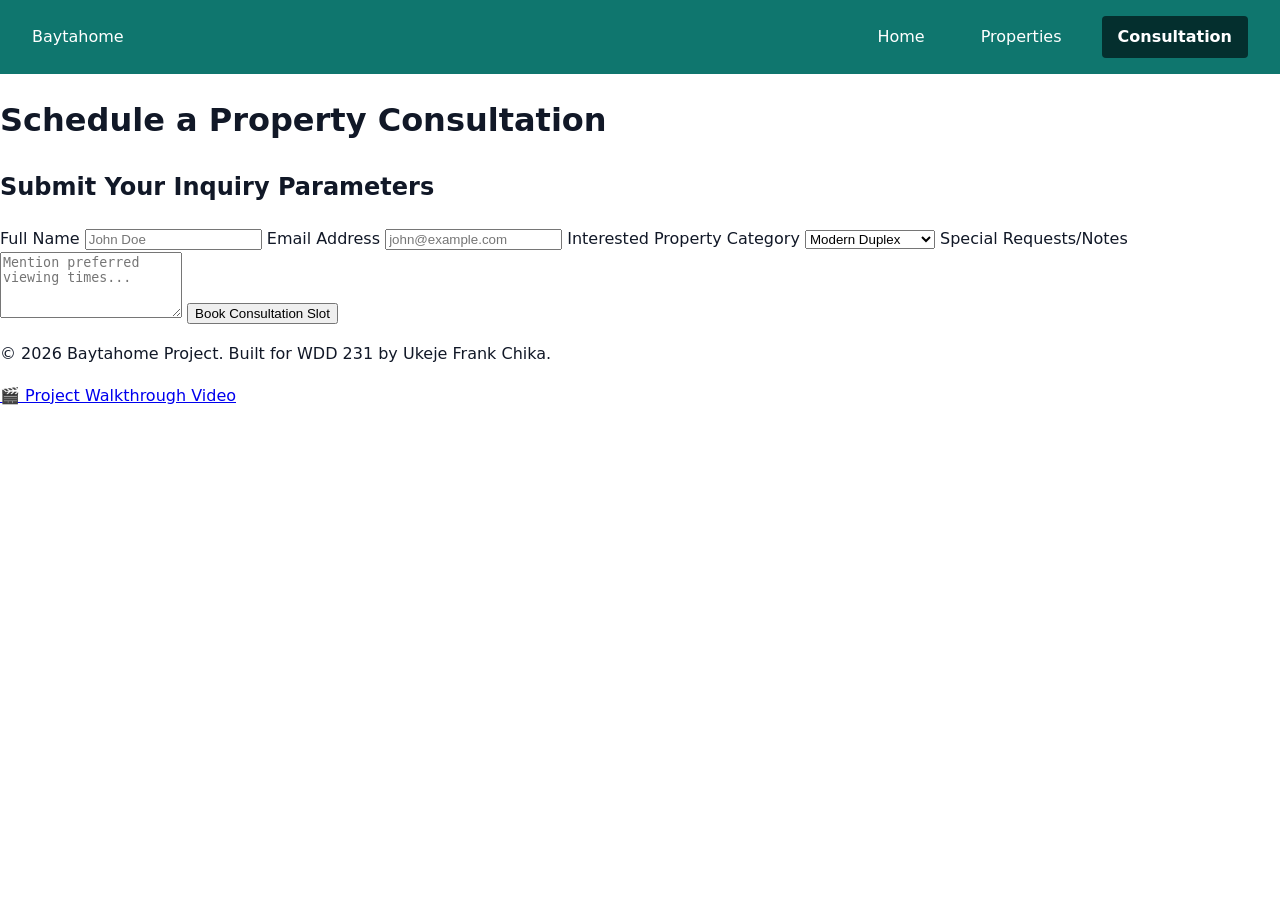
<file: final/contact.html>
<!DOCTYPE html>
<html lang="en">
<head>
    <meta charset="UTF-8">
    <meta name="viewport" content="width=device-width, initial-scale=1.0">
    <title>Baytahome | Book a Consultation Slot</title>
    <meta name="description" content="Connect directly with premium developers and register your interest in real estate assets without extra agent fees.">
    <meta name="author" content="Ukeje Frank Chika">
    
    <link rel="icon" href="images/favicon.ico">
    
    <link rel="preconnect" href="https://fonts.googleapis.com">
    <link rel="preconnect" href="https://fonts.gstatic.com" crossorigin>
    <link rel="stylesheet" href="https://fonts.googleapis.com/css2?family=Roboto:wght@400;700&display=swap">

    <link rel="stylesheet" href="styles/base.css">
    <link rel="stylesheet" href="styles/larger.css">

    <meta property="og:title" content="Baytahome | Book a Property Consultation Slot">
    <meta property="og:description" content="Connect directly with premium developers and register your interest in real estate assets without extra agent fees.">
    <meta property="og:type" content="website">
    <meta property="og:url" content="https://frankchikako-tech.github.io/wdd231/final/contact.html">
    <meta property="og:image" content="https://frankchikako-tech.github.io/wdd231/images/profile.webp">
</head>
<body>
    <header>
        <span class="site-branding">Baytahome</span>
        <button id="menu-toggle" aria-label="Toggle navigation menu">☰</button>
        <nav>
            <ul>
                <li><a href="index.html">Home</a></li>
                <li><a href="properties.html">Properties</a></li>
                <li><a href="contact.html" class="active">Consultation</a></li>
            </ul>
        </nav>
    </header>

    <main>
        <div class="page-title-block">
            <h1>Schedule a Property Consultation</h1>
        </div>

        <div class="form-container">
            <h2>Submit Your Inquiry Parameters</h2>
            <form action="thank-you.html" method="get" id="consultation-form">
                <label for="fullName">Full Name</label>
                <input type="text" id="fullName" name="fullName" required placeholder="John Doe">

                <label for="emailAddress">Email Address</label>
                <input type="email" id="emailAddress" name="emailAddress" required placeholder="john@example.com">

                <label for="propertyType">Interested Property Category</label>
                <select id="propertyType" name="propertyType">
                    <option value="Modern Duplex">Modern Duplex</option>
                    <option value="Luxury Penthouse">Luxury Penthouse</option>
                    <option value="Commercial Suite">Commercial Suite</option>
                </select>

                <label for="notes">Special Requests/Notes</label>
                <textarea id="notes" name="notes" rows="4" placeholder="Mention preferred viewing times..."></textarea>

                <button type="submit" id="submit-btn">Book Consultation Slot</button>
            </form>
        </div>
    </main>

    <footer>
        <p>&copy; 2026 Baytahome Project. Built for WDD 231 by Ukeje Frank Chika.</p>
        <p><a href="https://youtu.be/dQw4w9WgXcQ" target="_blank" class="video-link">🎬 Project Walkthrough Video</a></p>
    </footer>

    <script type="module" src="scripts/main.js"></script>
</body>
</html>
</file>
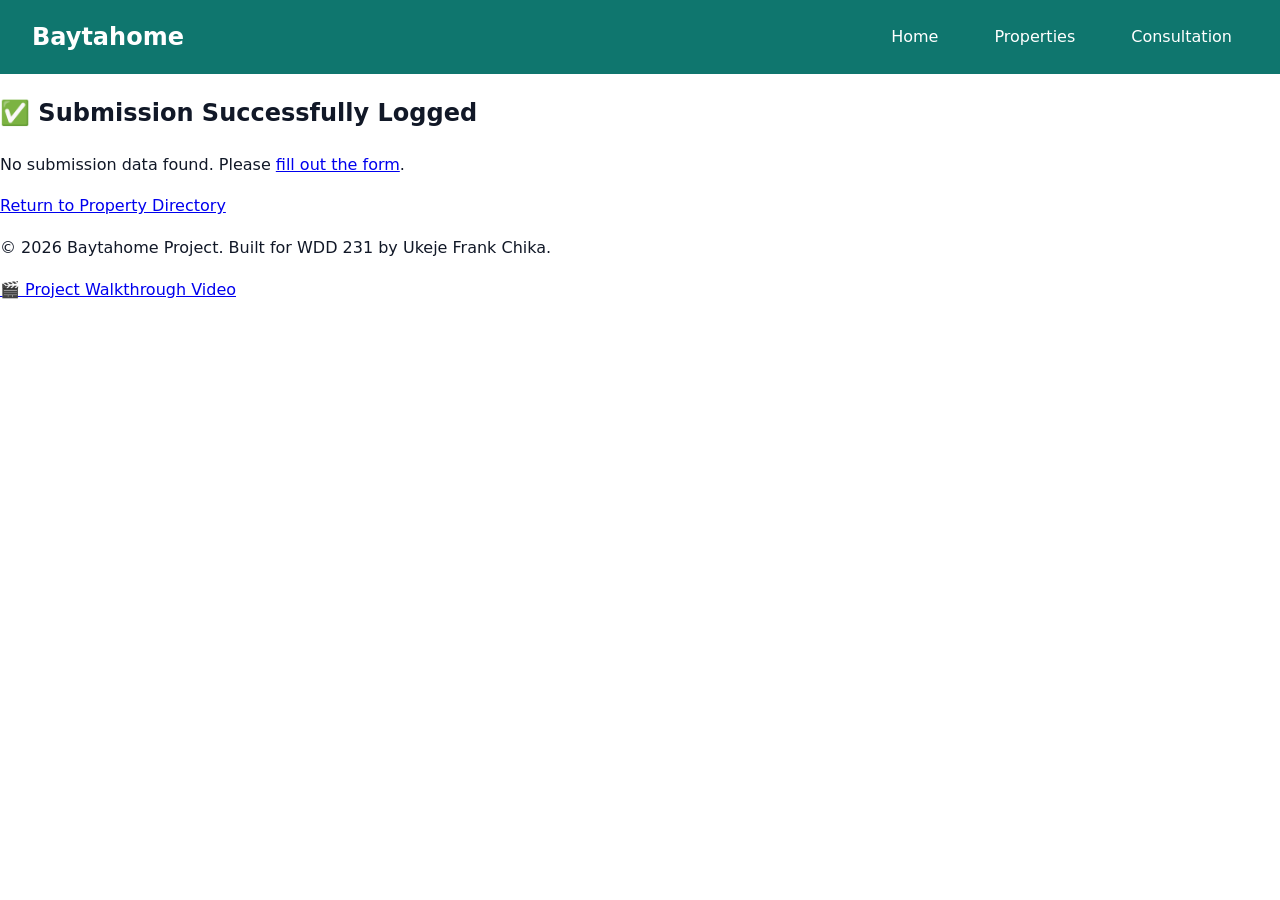
<file: final/thank-you.html>
<!DOCTYPE html>
<html lang="en">
<head>
    <meta charset="UTF-8">
    <meta name="viewport" content="width=device-width, initial-scale=1.0">
    <title>Baytahome | Inquiry Received Successfully</title>
    <meta name="description" content="Thank you for booking a real estate consultation slot with our development leasing desk.">
    <meta name="author" content="Ukeje Frank Chika">
    
    <link rel="icon" href="favicon.ico">
    <link rel="stylesheet" href="styles/base.css">
    <link rel="stylesheet" href="styles/larger.css">
</head>
<body>
    <header>
        <h1>Baytahome</h1>
        <button id="menu-toggle" aria-label="Toggle navigation menu">☰</button>
        <nav>
            <ul>
                <li><a href="index.html">Home</a></li>
                <li><a href="properties.html">Properties</a></li>
                <li><a href="contact.html">Consultation</a></li>
            </ul>
        </nav>
    </header>

    <main>
        <div class="confirmation-box">
            <h2>✅ Submission Successfully Logged</h2>
            <div id="dynamic-form-data">
                <p>Processing registration parameters...</p>
            </div>
            <a href="properties.html" class="back-link">Return to Property Directory</a>
        </div>
    </main>

    <footer>
        <p>&copy; 2026 Baytahome Project. Built for WDD 231 by Ukeje Frank Chika.</p>
        <p><a href="https://youtu.be/your-video-id" target="_blank" class="video-link">🎬 Project Walkthrough Video</a></p>
    </footer>

    <script type="module" src="scripts/thankyou.js"></script>
</body>
</html>
</file>
<file: chamber/styles/small.css>
:root {
    --primary-color: #003049;
    --secondary-color: #0077b6;
    --accent-color: #fcbf49;
    --background-color: #f8f9fa;
    --text-color: #222222;
}

* {
    box-sizing: border-box;
}

body {
    font-family: 'Poppins', sans-serif;
    background-color: var(--background-color);
    color: var(--text-color);
    margin: 0;
}

/* Replaced inline styles by using proper relative context rules here */
header {
    background-color: var(--primary-color);
    color: white;
    padding: 1rem;
    text-align: center;
    position: relative;
}

.site-name {
    font-size: 1.6rem;
    font-weight: 700;
    margin: 0 0 0.2rem 0;
}

/* Mobile Navigation Drawer System Configurations */
#menu-toggle {
    display: block;
    font-size: 2rem;
    background: none;
    color: white;
    border: none;
    cursor: pointer;
    position: absolute;
    top: 1rem;
    right: 1rem;
}

.navigation {
    display: none;
    list-style: none;
    padding: 0;
    margin: 1rem 0 0 0;
    width: 100%;
}

.navigation li {
    margin: 0.5rem 0;
}

.navigation a {
    color: white;
    text-decoration: none;
    font-weight: 600;
}

.navigation a:hover,
.navigation .active {
    color: var(--accent-color);
}

.navigation.show {
    display: flex;
    flex-direction: column;
    align-items: center;
    background-color: rgba(0, 48, 73, 0.95);
    padding: 1rem 0;
    border-radius: 8px;
}

.hero {
    text-align: center;
    padding: 2rem 1rem;
}

.hero h2 {
    color: var(--primary-color);
}

/* Form Styles */
.membership-form label {
    display: block;
    margin-top: 1rem;
    font-weight: 600;
}

.membership-form input,
.membership-form select,
.membership-form textarea {
    display: block;
    width: 100%;
    padding: 0.6rem;
    margin-top: 0.3rem;
    border: 1px solid #ccc;
    border-radius: 4px;
    font-family: inherit;
}

.submit-btn {
    background-color: var(--secondary-color);
    color: white;
    border: none;
    padding: 0.8rem 1.2rem;
    margin-top: 1.5rem;
    border-radius: 8px;
    cursor: pointer;
    font-weight: 600;
    width: 100%;
}

.submit-btn:hover {
    background-color: var(--primary-color);
}

.membership-cards-container {
    display: flex;
    flex-direction: column;
    gap: 1rem;
    margin-top: 1rem;
}

.membership-card-tier {
    background-color: white;
    border-radius: 8px;
    padding: 1.5rem;
    text-align: center;
    box-shadow: 0 2px 8px rgba(0,0,0,0.05);
    border-top: 5px solid var(--secondary-color);
    opacity: 0;
    transform: translateY(25px);
    animation: layoutEntrance 0.7s cubic-bezier(0.16, 1, 0.3, 1) forwards;
}

#card-np     { animation-delay: 0.15s; }
#card-bronze { animation-delay: 0.30s; }
#card-silver { animation-delay: 0.45s; }
#card-gold   { animation-delay: 0.60s; }

@keyframes layoutEntrance {
    to {
        opacity: 1;
        transform: translateY(0);
    }
}

.modal-trigger-btn {
    background-color: var(--primary-color);
    color: white;
    border: none;
    padding: 0.5rem 1rem;
    border-radius: 4px;
    cursor: pointer;
}

footer {
    background-color: var(--primary-color);
    color: white;
    text-align: center;
    padding: 2rem 1rem;
    margin-top: 2rem;
}


.visitor-alert-box {
    background-color: var(--accent-color);
    color: var(--primary-color);
    padding: 1rem;
    font-weight: 700;
    text-align: center;
    border-radius: 6px;
    margin: 1rem auto;
    max-width: 90%;
    box-shadow: 0 2px 5px rgba(0,0,0,0.1);
}


.discover-card {
    background-color: white;
    padding: 1.5rem;
    border-radius: 8px;
    box-shadow: 0 2px 8px rgba(0, 0, 0, 0.05);
    border-top: 4px solid var(--secondary-color);
    display: flex;
    flex-direction: column;
    justify-content: space-between;
}

.discover-card h2 {
    font-size: 1.3rem;
    color: var(--primary-color);
    margin-top: 0;
}

.discover-figure {
    margin: 0.5rem 0;
    padding: 0;
    overflow: hidden;
    border-radius: 4px;
}

.discover-img {
    width: 100%;
    height: auto;
    object-fit: cover;
    display: block;
}

.discover-card address {
    font-style: normal;
    font-weight: 600;
    color: #555;
    margin: 0.5rem 0;
    font-size: 0.9rem;
}

.discover-card p {
    font-size: 0.9rem;
    line-height: 1.4;
    margin-bottom: 1rem;
}

.learn-more-btn {
    background-color: var(--primary-color);
    color: white;
    border: none;
    padding: 0.6rem 1rem;
    border-radius: 4px;
    font-weight: 600;
    cursor: pointer;
    margin-top: auto;
    transition: background-color 0.2s;
}

.learn-more-btn:hover {
    background-color: var(--secondary-color);
}


.discover-layout-matrix {
    display: grid;
    grid-template-columns: 1fr;
    gap: 1.5rem;
    padding: 1rem;
    grid-template-areas:
        "lekki-conservation"
        "nike-art-gallery"
        "tarkwa-bay"
        "freedom-park"
        "national-museum"
        "eko-atlantic"
        "kalakuta-museum"
        "ikeja-city-mall";
}
</file>
<file: chamber/styles/larger.css>
/* Tablet and Desktop Device Layout Rules Architecture */
@media only screen and (min-width: 640px) {

    /* High specificity selector chains override default small screen display rules cleanly */
    header #menu-toggle {
        display: none;
    }

    header nav ul.navigation {
        display: flex;
        flex-direction: row;
        justify-content: center;
        gap: 2rem;
        margin-top: 0;
    }
    
    header nav ul.navigation li {
        margin: 0;
    }

    .membership-container {
        display: grid;
        grid-template-columns: 1fr 1fr;
        gap: 2rem;
        align-items: start;
        padding: 1rem;
    }

    .membership-cards-container {
        display: grid;
        grid-template-columns: 1fr;
        gap: 1.5rem;
    }
}

/* Large Screens Dashboard Configuration Adjustments */
@media only screen and (min-width: 1024px) {
    .membership-cards-container {
        grid-template-columns: repeat(2, 1fr);
    }
}


@media only screen and (min-width: 641px) {
    .discover-layout-matrix {
        grid-template-columns: repeat(2, 1fr);
        grid-template-areas:
            "lekki-conservation nike-art-gallery"
            "tarkwa-bay         freedom-park"
            "national-museum    eko-atlantic"
            "kalakuta-museum    ikeja-city-mall";
        gap: 2rem;
        padding: 2rem;
    }

    
    .discover-img {
        transition: transform 0.4s cubic-bezier(0.16, 1, 0.3, 1), filter 0.3s ease;
    }

    .discover-card:hover .discover-img {
        transform: scale(1.06);
        filter: brightness(1.05);
    }

    .discover-card {
        transition: box-shadow 0.3s ease, transform 0.3s ease;
    }

    .discover-card:hover {
        box-shadow: 0 8px 20px rgba(0, 0, 0, 0.12);
        transform: translateY(-2px);
    }
}


@media only screen and (min-width: 1025px) {
    .discover-layout-matrix {
        grid-template-columns: repeat(4, 1fr);
        grid-template-areas:
            "lekki-conservation lekki-conservation nike-art-gallery    tarkwa-bay"
            "freedom-park        national-museum    eko-atlantic        eko-atlantic"
            "kalakuta-museum    ikeja-city-mall    ikeja-city-mall    ikeja-city-mall";
        max-width: 1200px;
        margin: 0 auto;
    }
}
</file>
<file: final/styles/base.css>
/* Color System engineered to clear DevTools AA Contrast checks */
:root {
    --bg-main: #ffffff;
    --text-dark: #111827;      /* Clear high contrast rating */
    --brand-teal: #0f766e;     /* Deep teal */
    --muted-gray: #4b5563;
    --accent-gold: #b45309;
}

body {
    font-family: system-ui, -apple-system, sans-serif;
    margin: 0;
    padding: 0;
    background-color: var(--bg-main);
    color: var(--text-dark);
    line-height: 1.6;
}

/* Header & Hamburger Control */
header {
    background-color: var(--brand-teal);
    color: white;
    padding: 1rem;
    display: flex;
    justify-content: space-between;
    align-items: center;
    position: relative;
}

header h1 { margin: 0; font-size: 1.5rem; }

#menu-toggle {
    background: none;
    border: none;
    color: white;
    font-size: 1.75rem;
    cursor: pointer;
}

nav {
    display: none; /* Hidden by default on mobile screens */
    position: absolute;
    top: 100%;
    left: 0;
    width: 100%;
    background-color: var(--brand-teal);
    z-index: 10;
}

nav.show { display: block; }

nav ul {
    list-style: none;
    padding: 0;
    margin: 0;
}

nav ul li a {
    display: block;
    padding: 1rem;
    color: white;
    text-decoration: none;
    border-bottom: 1px solid #14b8a6;
}

/* Wayfinding styling */
nav ul li a.active {
    background-color: #042f2e;
    font-weight: bold;
}

/* Mobile Property Stack (Simple fallback stack) */
.properties-container {
    display: flex;
    flex-direction: column;
    gap: 1.5rem;
    padding: 1rem;
}

.property-card {
    border: 1px solid #e5e7eb;
    border-radius: 8px;
    overflow: hidden;
    background: white;
    box-shadow: 0 2px 4px rgba(0,0,0,0.05);
}

.property-card img {
    width: 100%;
    height: 200px;
    object-fit: cover;
}

.card-content { padding: 1.25rem; }

/* Native Modal Dialog Core Styling */
dialog {
    border: none;
    border-radius: 12px;
    padding: 2rem;
    max-width: 500px;
    width: 90%;
    box-shadow: 0 20px 25px -5px rgba(0, 0, 0, 0.1);
}

dialog::backdrop {
    background: rgba(0, 0, 0, 0.6);
    backdrop-filter: blur(4px);
}
</file>
<file: final/styles/larger.css>
@media (min-width: 768px) {
    #menu-toggle { display: none; } /* Hide the hamburger menu button */

    header { padding: 1rem 2rem; }

    nav {
        display: block !important;
        position: static;
        width: auto;
        background: none;
    }

    nav ul { display: flex; gap: 1.5rem; }

    nav ul li a {
        border-bottom: none;
        padding: 0.5rem 1rem;
        border-radius: 4px;
        transition: background 0.2s;
    }

    /* Multi-Column Layout Grid for Directory Engine */
    .properties-container {
        display: grid;
        grid-template-columns: repeat(auto-fit, minmax(300px, 1fr));
        gap: 2rem;
        padding: 2rem;
    }
}
</file>
